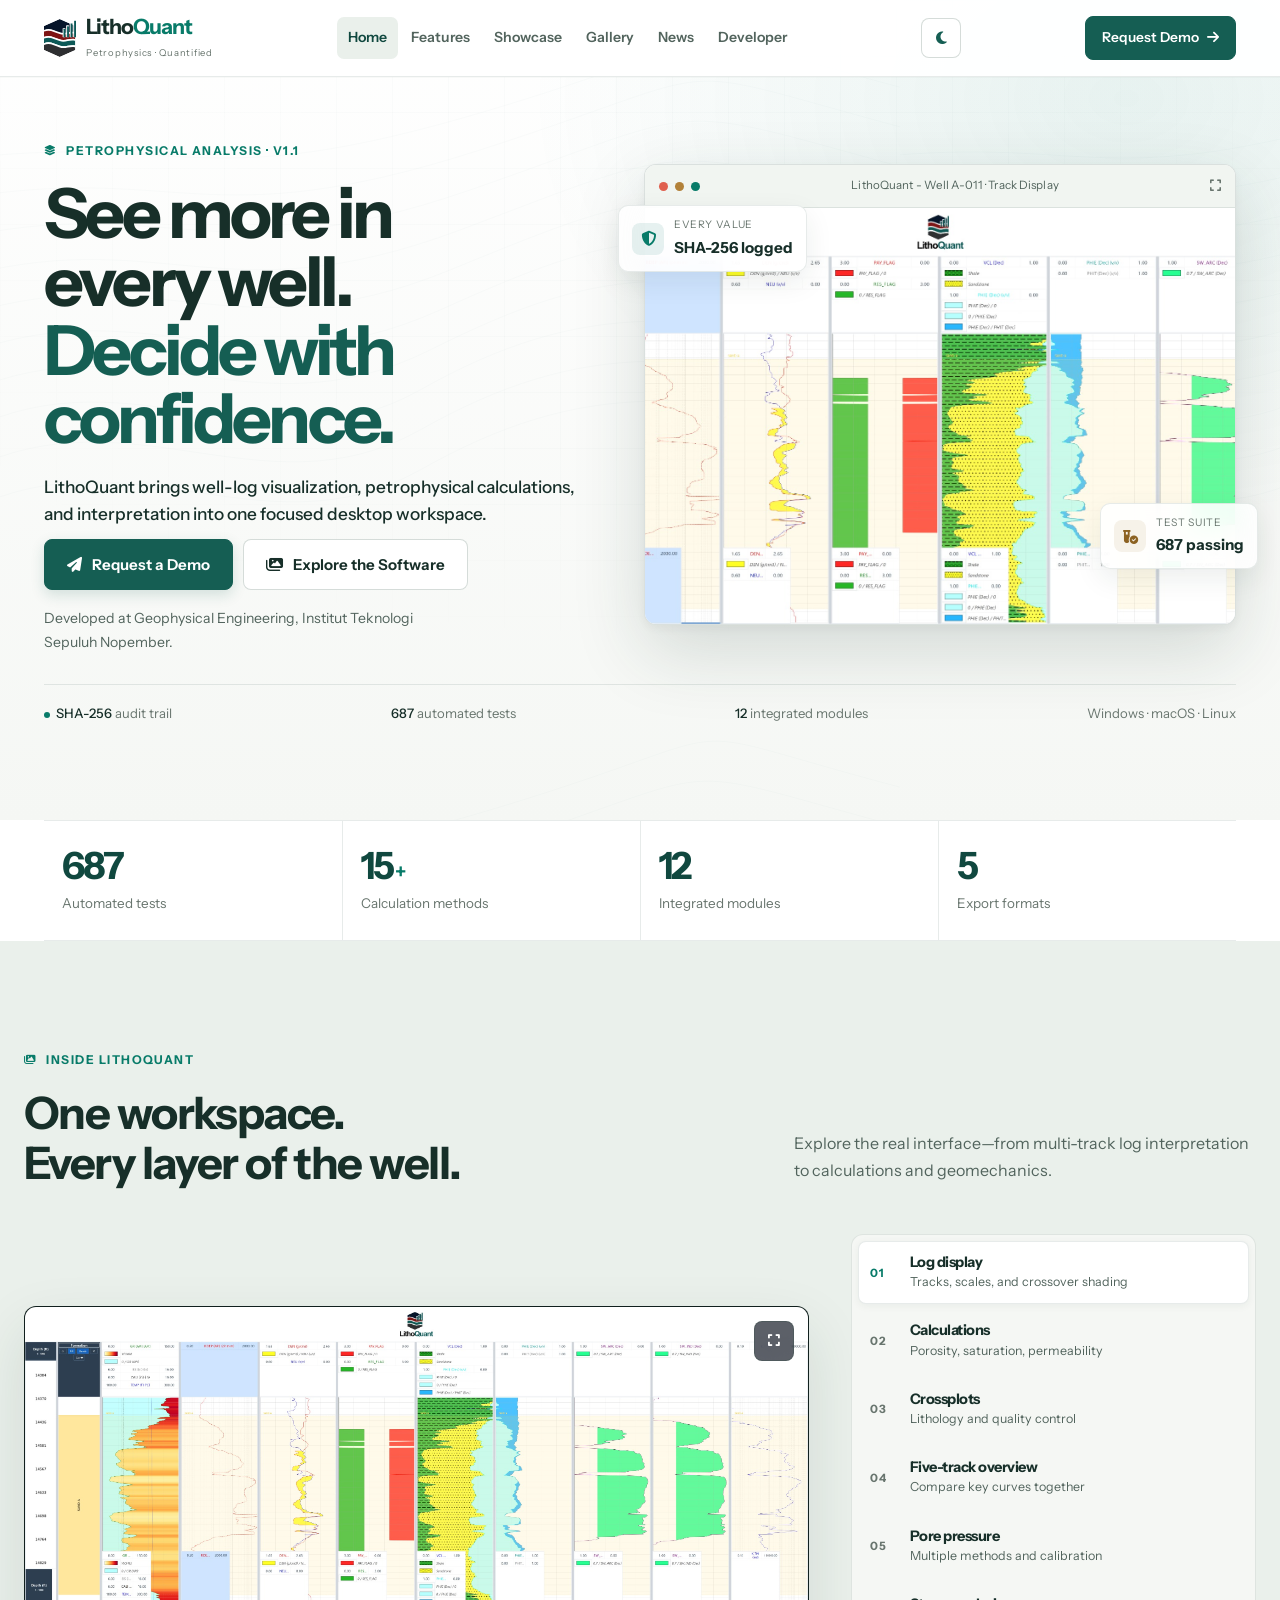
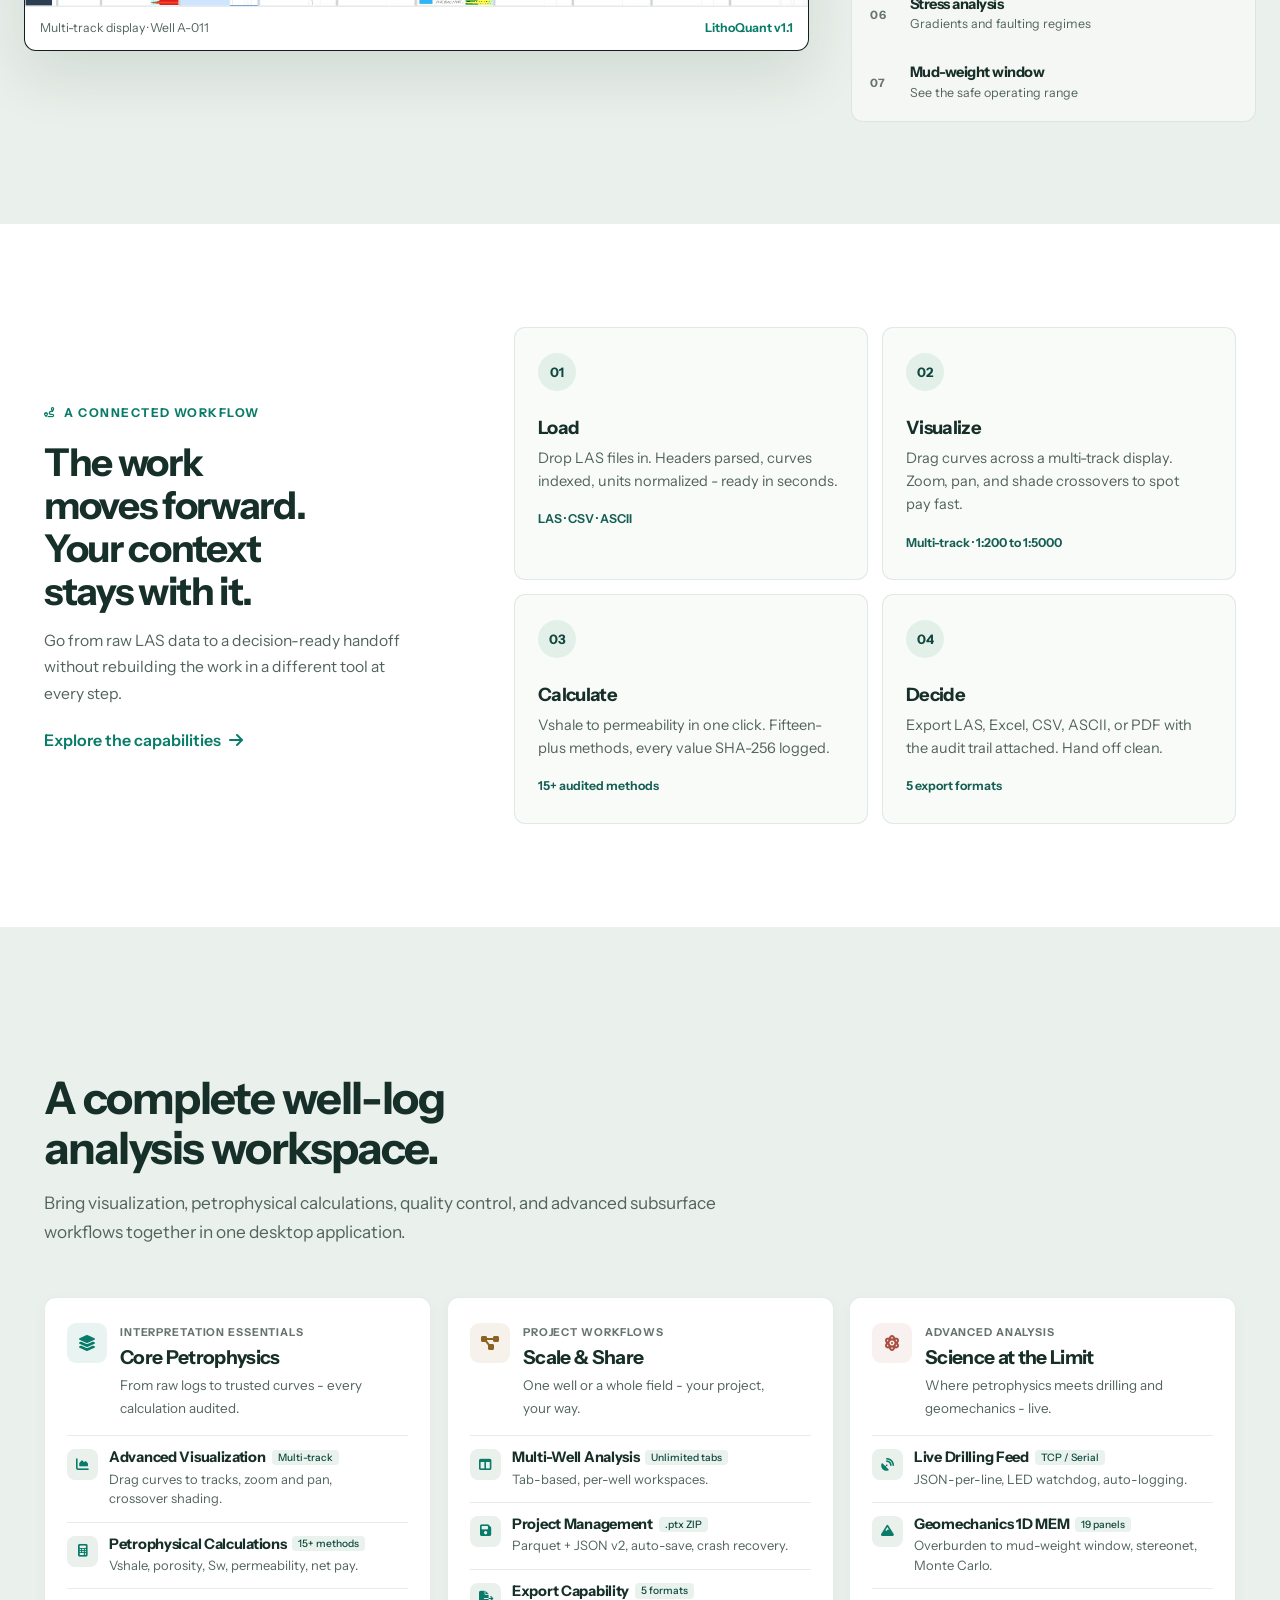
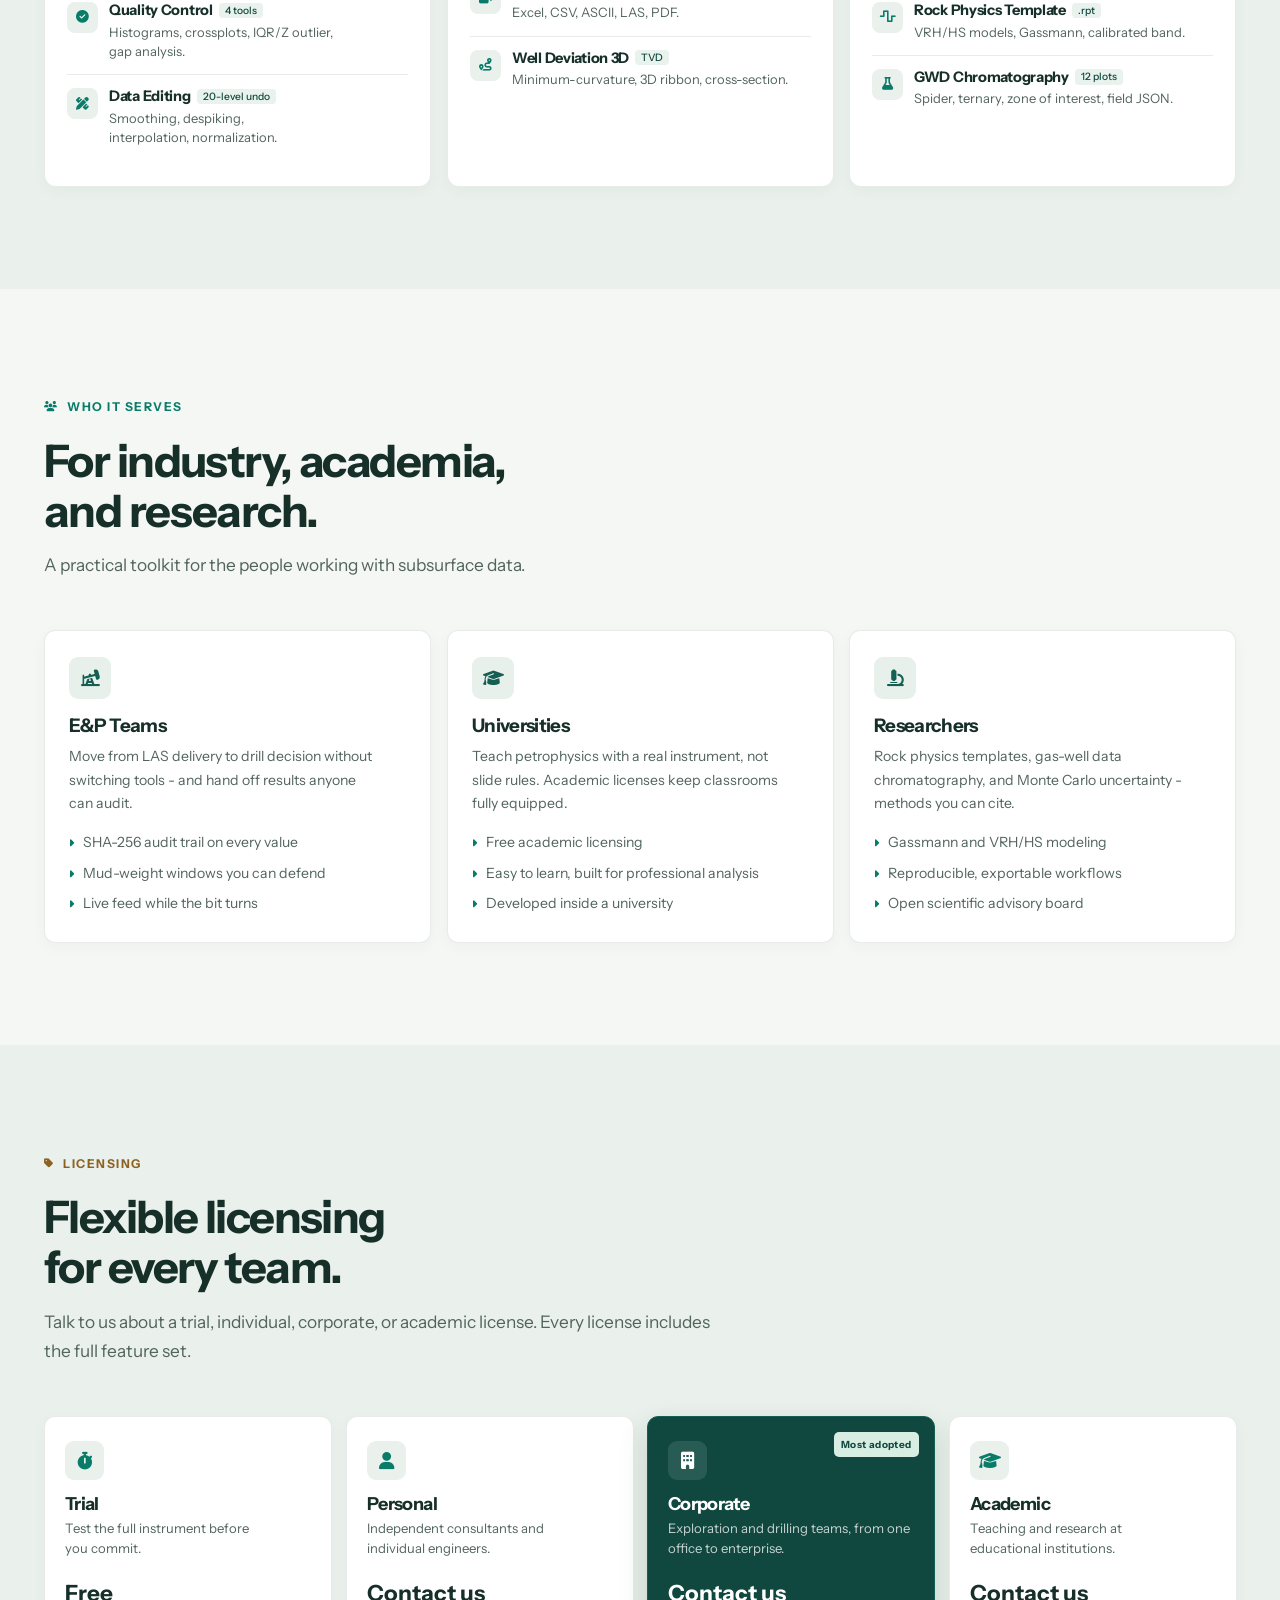
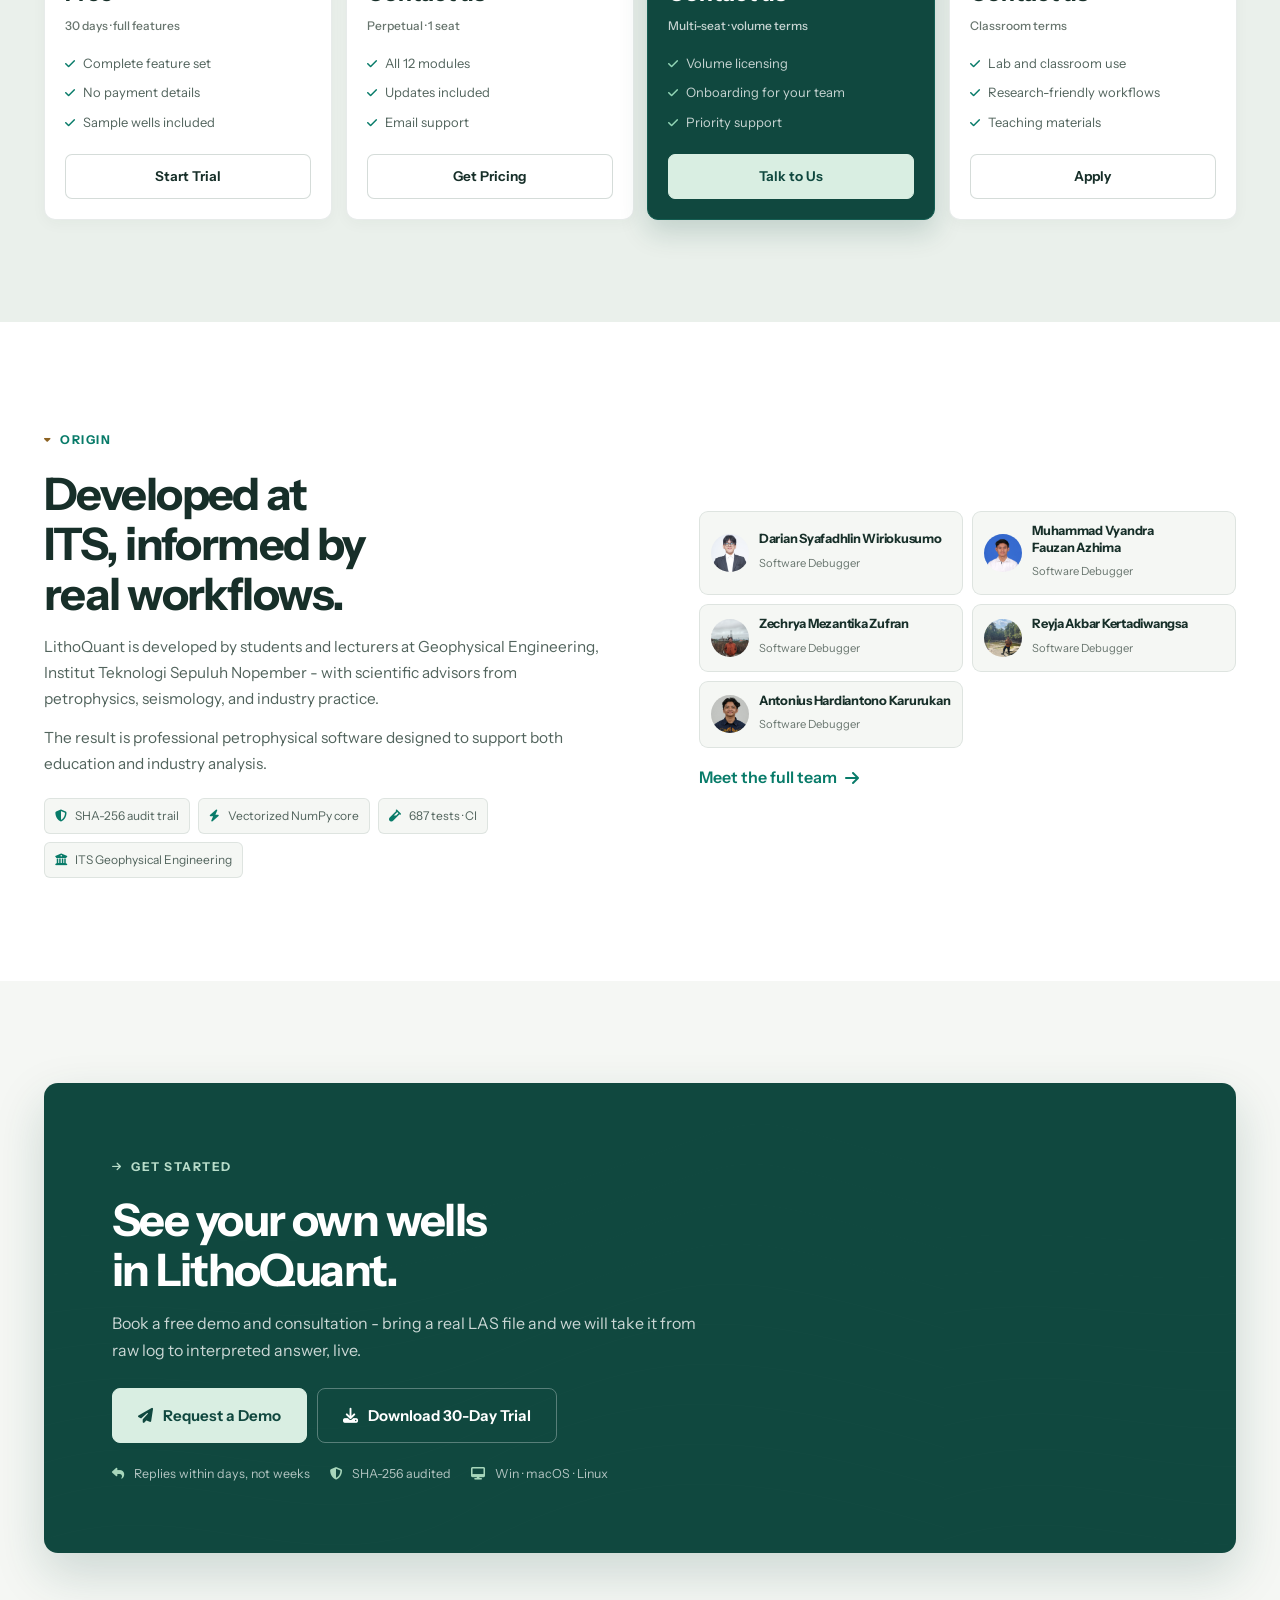
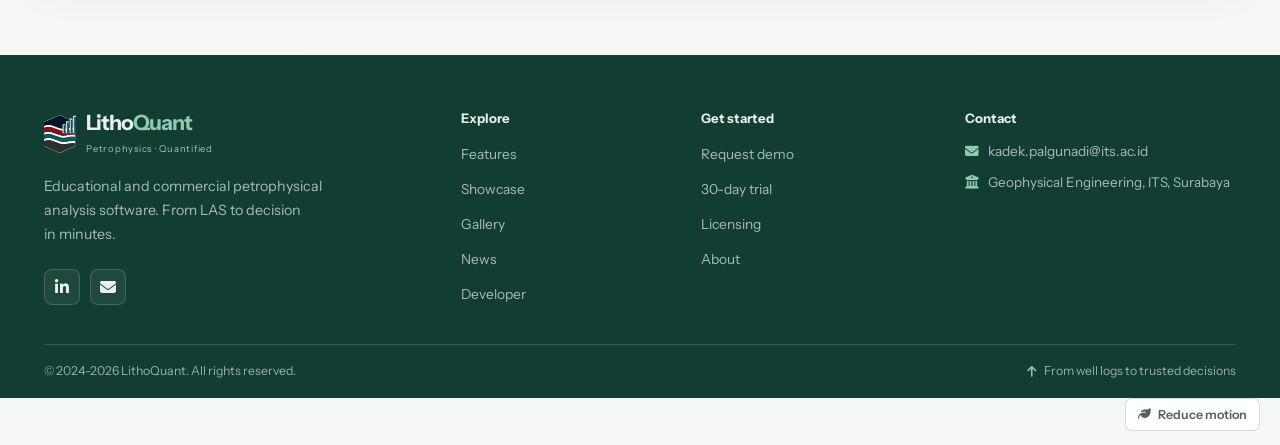
<file: index.html>
<!DOCTYPE html>
<html lang="en">
  <head>
    <meta charset="UTF-8" />
    <meta name="viewport" content="width=device-width, initial-scale=1.0" />
    <meta
      name="description"
      content="LithoQuant - professional petrophysical analysis software. From LAS to decision in minutes: multi-track visualization, 15+ audited calculation methods, geomechanics, and live drilling feed."
    />
    <meta name="theme-color" content="#f5f7f4" />
    <meta property="og:title" content="LithoQuant - From LAS to decision in minutes" />
    <meta
      property="og:description"
      content="Professional petrophysical analysis software built at ITS Geophysical Engineering. 687 tests, SHA-256 audit trail, Windows / macOS / Linux."
    />
    <meta property="og:type" content="website" />
    <title>LithoQuant - Petrophysical Analysis Software | From LAS to Decision in Minutes</title>
    <link rel="icon" type="image/svg+xml" href="assets/images/branding/icons.svg" />
    <link rel="preconnect" href="https://fonts.googleapis.com" />
    <link rel="preconnect" href="https://fonts.gstatic.com" crossorigin />
    <link
      rel="stylesheet"
      href="https://fonts.googleapis.com/css2?family=Instrument+Sans:wght@400;500;600;700;800&family=JetBrains+Mono:wght@400;500;700&display=swap"
    />
    <link
      rel="stylesheet"
      href="https://cdnjs.cloudflare.com/ajax/libs/font-awesome/6.4.0/css/all.min.css"
    />
    <link rel="stylesheet" href="assets/css/style.css?v=20261027-ui2" />
    <script type="application/ld+json">
      {
        "@context": "https://schema.org",
        "@type": "SoftwareApplication",
        "name": "LithoQuant",
        "applicationCategory": "Scientific Software",
        "operatingSystem": "Windows, macOS, Linux",
        "description": "Educational and commercial petrophysical analysis software for well log data.",
        "offers": { "@type": "Offer", "price": "0", "priceCurrency": "USD", "description": "Free 30-day trial" }
      }
    </script>
  </head>
  <body>
    <a class="skip-link" href="#main">Skip to content</a>

    <!-- Navigation -->
    <nav class="navbar" id="navbar" aria-label="Main navigation">
      <div class="container">
        <div class="nav-wrapper">
          <a class="logo" href="index.html" aria-label="LithoQuant home">
            <img class="logo-badge" src="assets/images/branding/icons.svg" alt="" />
            <span>
              <span class="logo-word">Litho<b>Quant</b></span>
              <span class="logo-tag">Petrophysics · Quantified</span>
            </span>
          </a>
          <ul class="nav-menu" id="nav-menu">
            <li><a href="index.html" class="nav-link active">Home</a></li>
            <li><a href="#features" class="nav-link">Features</a></li>
            <li><a href="#showcase" class="nav-link">Showcase</a></li>
            <li><a href="gallery.html" class="nav-link">Gallery</a></li>
            <li><a href="news.html" class="nav-link">News</a></li>
            <li><a href="developer.html" class="nav-link">Developer</a></li>
          </ul>
          <button type="button" class="theme-toggle-btn" aria-label="Switch to dark theme" aria-pressed="false">
            <i class="toggle-icon fas fa-moon" aria-hidden="true"></i> <span class="toggle-text">Dark</span>
          </button>
          <a href="#download" class="navbar-cta">Request Demo <i class="fas fa-arrow-right"></i></a>
          <button
            class="hamburger"
            id="hamburger"
            aria-label="Toggle menu"
            aria-expanded="false"
            aria-controls="nav-menu"
          >
            <span></span><span></span><span></span>
          </button>
        </div>
      </div>
    </nav>

    <main id="main">
      <!-- ================= HERO ================= -->
      <section id="home" class="hero">
        <div class="bg-contours" aria-hidden="true"></div>
        <div class="bg-grid" aria-hidden="true"></div>
        <div class="container">
          <div class="hero-intro">
            <div class="eyebrow reveal">
              <i class="fas fa-layer-group"></i> Petrophysical analysis · v1.1
            </div>
            <h1 class="hero-title reveal" style="--d: 0.05s">
              See more in every well.<br /><span class="accent">Decide with confidence.</span>
            </h1>
            <p class="hero-subtitle reveal" style="--d: 0.14s">
              LithoQuant brings well-log visualization, petrophysical calculations, and
              interpretation into one focused desktop workspace.
            </p>
            <div class="hero-buttons reveal" style="--d: 0.22s">
              <a href="#download" class="btn btn-primary">
                <i class="fas fa-paper-plane"></i> Request a Demo
              </a>
              <a href="#showcase" class="btn btn-ghost">
                <i class="fas fa-images"></i> Explore the Software
              </a>
            </div>
            <p class="hero-origin reveal" style="--d: 0.28s">
              Developed at Geophysical Engineering, Institut Teknologi Sepuluh Nopember.
            </p>
          </div>

          <div class="hero-media hero-product reveal" style="--d: 0.18s">
              <div class="hero-window">
                <div class="window-bar">
                  <div class="window-dots"><span></span><span></span><span></span></div>
                  <div class="window-title">LithoQuant - Well A-011 · Track Display</div>
                  <div class="window-actions"><i class="fas fa-expand"></i></div>
                </div>
                <div class="window-body">
                  <img
                    src="assets/images/screenshots/track-display.jpeg"
                    alt="LithoQuant multi-track log display with gamma ray, resistivity, density and porosity tracks"
                    loading="eager"
                  />
                </div>
              </div>
              <div class="float-card fc-1" aria-hidden="true">
                <span class="fc-icon"><i class="fas fa-shield-halved"></i></span>
                <span>
                  <span class="fc-label">Every value</span>
                  <span class="fc-value">SHA-256 logged</span>
                </span>
              </div>
              <div class="float-card fc-2" aria-hidden="true">
                <span class="fc-icon"><i class="fas fa-vial-circle-check"></i></span>
                <span>
                  <span class="fc-label">Test suite</span>
                  <span class="fc-value">687 passing</span>
                </span>
              </div>
          </div>
          <div class="hero-trust hero-proofbar reveal" style="--d: 0.25s">
            <span><span class="trust-dot"></span><strong>SHA-256</strong> audit trail</span>
            <span><strong>687</strong> automated tests</span>
            <span><strong>12</strong> integrated modules</span>
            <span>Windows · macOS · Linux</span>
          </div>
        </div>

        <!-- Live log ticker -->
      </section>

      <!-- ================= STATS ================= -->
      <section class="stats-band" aria-label="Key numbers">
        <div class="container">
          <div class="stats-grid">
            <div class="stat-cell">
              <div class="stat-value"><span>687</span></div>
              <div class="stat-label">Automated tests</div>
            </div>
            <div class="stat-cell">
              <div class="stat-value"><span>15</span><span class="unit">+</span></div>
              <div class="stat-label">Calculation methods</div>
            </div>
            <div class="stat-cell">
              <div class="stat-value"><span>12</span></div>
              <div class="stat-label">Integrated modules</div>
            </div>
            <div class="stat-cell">
              <div class="stat-value"><span>5</span></div>
              <div class="stat-label">Export formats</div>
            </div>
          </div>
        </div>
      </section>

      <!-- Product views: start with the instrument, then choose a workflow. -->
      <section id="showcase" class="showcase showcase-workbench">
        <div class="container container-wide">
          <div class="showcase-heading">
            <div>
              <div class="eyebrow reveal"><i class="fas fa-images"></i> Inside LithoQuant</div>
              <h2 class="reveal">One workspace. Every layer of the well.</h2>
            </div>
            <p class="reveal">
              Explore the real interface—from multi-track log interpretation to calculations
              and geomechanics.
            </p>
          </div>

          <div class="showcase-layout">
            <div class="showcase-viewer reveal">
              <div class="viewer-frame" id="viewer-frame" data-lightbox>
                <img
                  id="viewer-img"
                  src="assets/images/screenshots/track-display.jpeg"
                  alt="LithoQuant multi-track log display for Well A-011"
                />
                <button class="viewer-expand" aria-label="Expand screenshot">
                  <i class="fas fa-expand"></i>
                </button>
                <div class="viewer-caption">
                  <span id="viewer-cap">Multi-track display · Well A-011</span>
                  <span class="vc-tag">LithoQuant v1.1</span>
                </div>
              </div>
            </div>

            <div class="showcase-tabs reveal" role="tablist" aria-label="Choose an application view">
              <button class="showcase-tab active" data-tab="v1" data-img="assets/images/screenshots/track-display.jpeg" data-cap="Multi-track display · Well A-011">
                <span class="st-index">01</span><span class="st-body"><h4>Log display</h4><p>Tracks, scales, and crossover shading</p></span>
              </button>
              <button class="showcase-tab" data-tab="v2" data-img="assets/images/screenshots/petrophysical-calculation.png" data-cap="Petrophysical calculations · audited">
                <span class="st-index">02</span><span class="st-body"><h4>Calculations</h4><p>Porosity, saturation, permeability</p></span>
              </button>
              <button class="showcase-tab" data-tab="v3" data-img="assets/images/screenshots/crossplot.jpeg" data-cap="Crossplot analysis · QC">
                <span class="st-index">03</span><span class="st-body"><h4>Crossplots</h4><p>Lithology and quality control</p></span>
              </button>
              <button class="showcase-tab" data-tab="v4" data-img="assets/images/screenshots/alltrack.png" data-cap="All tracks · 5-track display · 1:5000">
                <span class="st-index">04</span><span class="st-body"><h4>Five-track overview</h4><p>Compare key curves together</p></span>
              </button>
              <button class="showcase-tab" data-tab="v5" data-img="assets/images/screenshots/porepress.png" data-cap="Pore pressure · all methods · TVD vs pressure">
                <span class="st-index">05</span><span class="st-body"><h4>Pore pressure</h4><p>Multiple methods and calibration</p></span>
              </button>
              <button class="showcase-tab" data-tab="v6" data-img="assets/images/screenshots/stresses.png" data-cap="Stresses · gradient and effective stress">
                <span class="st-index">06</span><span class="st-body"><h4>Stress analysis</h4><p>Gradients and faulting regimes</p></span>
              </button>
              <button class="showcase-tab" data-tab="v7" data-img="assets/images/screenshots/safemudwindow.png" data-cap="Mud weight window · TVD vs pressure">
                <span class="st-index">07</span><span class="st-body"><h4>Mud-weight window</h4><p>See the safe operating range</p></span>
              </button>
            </div>
          </div>
        </div>
      </section>

      <!-- ================= WORKFLOW ================= -->
      <section id="workflow">
        <div class="container">
          <div class="workflow-layout">
            <div class="workflow-overview">
              <div class="eyebrow reveal"><i class="fas fa-route"></i> A connected workflow</div>
              <h2 class="reveal">The work moves forward. Your context stays with it.</h2>
              <p class="reveal">
                Go from raw LAS data to a decision-ready handoff without rebuilding the work
                in a different tool at every step.
              </p>
              <a class="link-arrow reveal" href="#features">Explore the capabilities <i class="fas fa-arrow-right"></i></a>
            </div>
            <div class="workflow-grid">
            <article class="step-card reveal">
              <div class="step-num">01</div>
              <h3>Load</h3>
              <p>Drop LAS files in. Headers parsed, curves indexed, units normalized - ready in seconds.</p>
              <span class="step-meta">LAS · CSV · ASCII</span>
            </article>
            <article class="step-card reveal" style="--d: 0.1s">
              <div class="step-num">02</div>
              <h3>Visualize</h3>
              <p>Drag curves across a multi-track display. Zoom, pan, and shade crossovers to spot pay fast.</p>
              <span class="step-meta">Multi-track · 1:200 to 1:5000</span>
            </article>
            <article class="step-card reveal" style="--d: 0.2s">
              <div class="step-num">03</div>
              <h3>Calculate</h3>
              <p>Vshale to permeability in one click. Fifteen-plus methods, every value SHA-256 logged.</p>
              <span class="step-meta">15+ audited methods</span>
            </article>
            <article class="step-card reveal" style="--d: 0.3s">
              <div class="step-num">04</div>
              <h3>Decide</h3>
              <p>Export LAS, Excel, CSV, ASCII, or PDF with the audit trail attached. Hand off clean.</p>
              <span class="step-meta">5 export formats</span>
            </article>
            </div>
          </div>
        </div>
      </section>

      <!-- ================= FEATURES ================= -->
      <section id="features" class="features">
        <div class="container">
          <div class="section-head">
            <div class="eyebrow reveal"><i class="fas fa-layer-group"></i> Capabilities</div>
            <h2 class="reveal">A complete well-log analysis workspace.</h2>
            <p class="reveal">
              Bring visualization, petrophysical calculations, quality control, and advanced
              subsurface workflows together in one desktop application.
            </p>
          </div>

          <div class="pillars-grid">
            <!-- Pillar 1: Core -->
            <article class="pillar pillar-core reveal">
              <div class="pillar-header">
                <div class="pillar-glyph"><i class="fas fa-layer-group"></i></div>
                <div>
                  <span class="pillar-kicker">Interpretation essentials</span>
                  <h3>Core Petrophysics</h3>
                  <p>From raw logs to trusted curves - every calculation audited.</p>
                </div>
              </div>
              <div class="pillar-list">
                <div class="feature-item">
                  <div class="feature-icon"><i class="fas fa-chart-area"></i></div>
                  <div>
                    <h4>Advanced Visualization <span class="feature-meta">Multi-track</span></h4>
                    <p>Drag curves to tracks, zoom and pan, crossover shading. <em>→ Spot pay in seconds, not hours.</em></p>
                  </div>
                </div>
                <div class="feature-item">
                  <div class="feature-icon"><i class="fas fa-calculator"></i></div>
                  <div>
                    <h4>Petrophysical Calculations <span class="feature-meta">15+ methods</span></h4>
                    <p>Vshale, porosity, Sw, permeability, net pay. <em>→ One click, full audit trail.</em></p>
                  </div>
                </div>
                <div class="feature-item">
                  <div class="feature-icon"><i class="fas fa-check-circle"></i></div>
                  <div>
                    <h4>Quality Control <span class="feature-meta">4 tools</span></h4>
                    <p>Histograms, crossplots, IQR/Z outlier, gap analysis. <em>→ Trust what you export.</em></p>
                  </div>
                </div>
                <div class="feature-item">
                  <div class="feature-icon"><i class="fas fa-pen-ruler"></i></div>
                  <div>
                    <h4>Data Editing <span class="feature-meta">20-level undo</span></h4>
                    <p>Smoothing, despiking, interpolation, normalization. <em>→ Fix it, don't re-import it.</em></p>
                  </div>
                </div>
              </div>
            </article>

            <!-- Pillar 2: Scale -->
            <article class="pillar pillar-scale reveal" style="--d: 0.12s">
              <div class="pillar-header">
                <div class="pillar-glyph"><i class="fas fa-diagram-project"></i></div>
                <div>
                  <span class="pillar-kicker">Project workflows</span>
                  <h3>Scale &amp; Share</h3>
                  <p>One well or a whole field - your project, your way.</p>
                </div>
              </div>
              <div class="pillar-list">
                <div class="feature-item">
                  <div class="feature-icon"><i class="fas fa-table-columns"></i></div>
                  <div>
                    <h4>Multi-Well Analysis <span class="feature-meta">Unlimited tabs</span></h4>
                    <p>Tab-based, per-well workspaces. <em>→ Compare wells without losing context.</em></p>
                  </div>
                </div>
                <div class="feature-item">
                  <div class="feature-icon"><i class="fas fa-floppy-disk"></i></div>
                  <div>
                    <h4>Project Management <span class="feature-meta">.ptx ZIP</span></h4>
                    <p>Parquet + JSON v2, auto-save, crash recovery. <em>→ Reopen exactly where you left.</em></p>
                  </div>
                </div>
                <div class="feature-item">
                  <div class="feature-icon"><i class="fas fa-file-export"></i></div>
                  <div>
                    <h4>Export Capability <span class="feature-meta">5 formats</span></h4>
                    <p>Excel, CSV, ASCII, LAS, PDF. <em>→ Hand off clean to any stakeholder.</em></p>
                  </div>
                </div>
                <div class="feature-item">
                  <div class="feature-icon"><i class="fas fa-route"></i></div>
                  <div>
                    <h4>Well Deviation 3D <span class="feature-meta">TVD</span></h4>
                    <p>Minimum-curvature, 3D ribbon, cross-section. <em>→ True vertical depth, not just measured.</em></p>
                  </div>
                </div>
              </div>
            </article>

            <!-- Pillar 3: Science -->
            <article class="pillar pillar-science reveal" style="--d: 0.24s">
              <div class="pillar-header">
                <div class="pillar-glyph"><i class="fas fa-atom"></i></div>
                <div>
                  <span class="pillar-kicker">Advanced analysis</span>
                  <h3>Science at the Limit</h3>
                  <p>Where petrophysics meets drilling and geomechanics - live.</p>
                </div>
              </div>
              <div class="pillar-list">
                <div class="feature-item">
                  <div class="feature-icon"><i class="fas fa-satellite-dish"></i></div>
                  <div>
                    <h4>Live Drilling Feed <span class="feature-meta">TCP / Serial</span></h4>
                    <p>JSON-per-line, LED watchdog, auto-logging. <em>→ See the well while it drills.</em></p>
                  </div>
                </div>
                <div class="feature-item">
                  <div class="feature-icon"><i class="fas fa-mountain"></i></div>
                  <div>
                    <h4>Geomechanics 1D MEM <span class="feature-meta">19 panels</span></h4>
                    <p>Overburden to mud-weight window, stereonet, Monte Carlo. <em>→ Drill windows you can trust.</em></p>
                  </div>
                </div>
                <div class="feature-item">
                  <div class="feature-icon"><i class="fas fa-wave-square"></i></div>
                  <div>
                    <h4>Rock Physics Template <span class="feature-meta">.rpt</span></h4>
                    <p>VRH/HS models, Gassmann, calibrated band. <em>→ Tie logs to seismic, quantitatively.</em></p>
                  </div>
                </div>
                <div class="feature-item">
                  <div class="feature-icon"><i class="fas fa-flask"></i></div>
                  <div>
                    <h4>GWD Chromatography <span class="feature-meta">12 plots</span></h4>
                    <p>Spider, ternary, zone of interest, field JSON. <em>→ Gas shows become decisions.</em></p>
                  </div>
                </div>
              </div>
            </article>
          </div>
        </div>
      </section>

      <!-- ================= AUDIENCE ================= -->
      <section id="audience">
        <div class="container">
          <div class="section-head">
            <div class="eyebrow reveal"><i class="fas fa-users"></i> Who it serves</div>
            <h2 class="reveal">For industry, academia, and research.</h2>
            <p class="reveal">A practical toolkit for the people working with subsurface data.</p>
          </div>
          <div class="audience-grid">
            <article class="audience-card reveal">
              <div class="aud-icon"><i class="fas fa-oil-well"></i></div>
              <h3>E&amp;P Teams</h3>
              <p>Move from LAS delivery to drill decision without switching tools - and hand off results anyone can audit.</p>
              <ul>
                <li><i class="fas fa-caret-right"></i> SHA-256 audit trail on every value</li>
                <li><i class="fas fa-caret-right"></i> Mud-weight windows you can defend</li>
                <li><i class="fas fa-caret-right"></i> Live feed while the bit turns</li>
              </ul>
            </article>
            <article class="audience-card reveal" style="--d: 0.12s">
              <div class="aud-icon"><i class="fas fa-graduation-cap"></i></div>
              <h3>Universities</h3>
              <p>Teach petrophysics with a real instrument, not slide rules. Academic licenses keep classrooms fully equipped.</p>
              <ul>
                <li><i class="fas fa-caret-right"></i> Free academic licensing</li>
                <li><i class="fas fa-caret-right"></i> Easy to learn, built for professional analysis</li>
                <li><i class="fas fa-caret-right"></i> Developed inside a university</li>
              </ul>
            </article>
            <article class="audience-card reveal" style="--d: 0.24s">
              <div class="aud-icon"><i class="fas fa-microscope"></i></div>
              <h3>Researchers</h3>
              <p>Rock physics templates, gas-well data chromatography, and Monte Carlo uncertainty - methods you can cite.</p>
              <ul>
                <li><i class="fas fa-caret-right"></i> Gassmann and VRH/HS modeling</li>
                <li><i class="fas fa-caret-right"></i> Reproducible, exportable workflows</li>
                <li><i class="fas fa-caret-right"></i> Open scientific advisory board</li>
              </ul>
            </article>
          </div>
        </div>
      </section>

      <!-- ================= LICENSING ================= -->
      <section id="licensing" class="licensing">
        <div class="container">
          <div class="section-head">
            <div class="eyebrow sand reveal"><i class="fas fa-tag"></i> Licensing</div>
            <h2 class="reveal">Flexible licensing for every team.</h2>
            <p class="reveal">
              Talk to us about a trial, individual, corporate, or academic license.
              Every license includes the full feature set.
            </p>
          </div>
          <div class="pricing-grid">
            <article class="price-card reveal">
              <div class="price-icon"><i class="fas fa-stopwatch"></i></div>
              <h3>Trial</h3>
              <p class="price-for">Test the full instrument before you commit.</p>
              <div class="price-amount">Free<span>30 days · full features</span></div>
              <ul>
                <li><i class="fas fa-check"></i> Complete feature set</li>
                <li><i class="fas fa-check"></i> No payment details</li>
                <li><i class="fas fa-check"></i> Sample wells included</li>
              </ul>
              <a href="mailto:kadek.palgunadi@its.ac.id?subject=Request Trial LithoQuant" class="btn btn-ghost">Start Trial</a>
            </article>

            <article class="price-card reveal" style="--d: 0.08s">
              <div class="price-icon"><i class="fas fa-user"></i></div>
              <h3>Personal</h3>
              <p class="price-for">Independent consultants and individual engineers.</p>
              <div class="price-amount">Contact us<span>Perpetual · 1 seat</span></div>
              <ul>
                <li><i class="fas fa-check"></i> All 12 modules</li>
                <li><i class="fas fa-check"></i> Updates included</li>
                <li><i class="fas fa-check"></i> Email support</li>
              </ul>
              <a href="mailto:kadek.palgunadi@its.ac.id?subject=Personal License LithoQuant" class="btn btn-ghost">Get Pricing</a>
            </article>

            <article class="price-card featured reveal" style="--d: 0.16s">
              <span class="price-flag">Most adopted</span>
              <div class="price-icon"><i class="fas fa-building"></i></div>
              <h3>Corporate</h3>
              <p class="price-for">Exploration and drilling teams, from one office to enterprise.</p>
              <div class="price-amount">Contact us<span>Multi-seat · volume terms</span></div>
              <ul>
                <li><i class="fas fa-check"></i> Volume licensing</li>
                <li><i class="fas fa-check"></i> Onboarding for your team</li>
                <li><i class="fas fa-check"></i> Priority support</li>
              </ul>
              <a href="mailto:kadek.palgunadi@its.ac.id?subject=Corporate License LithoQuant" class="btn btn-primary">Talk to Us</a>
            </article>

            <article class="price-card reveal" style="--d: 0.24s">
              <div class="price-icon"><i class="fas fa-graduation-cap"></i></div>
              <h3>Academic</h3>
              <p class="price-for">Teaching and research at educational institutions.</p>
              <div class="price-amount">Contact us<span>Classroom terms</span></div>
              <ul>
                <li><i class="fas fa-check"></i> Lab and classroom use</li>
                <li><i class="fas fa-check"></i> Research-friendly workflows</li>
                <li><i class="fas fa-check"></i> Teaching materials</li>
              </ul>
              <a href="mailto:kadek.palgunadi@its.ac.id?subject=Academic License LithoQuant" class="btn btn-ghost">Apply</a>
            </article>
          </div>
        </div>
      </section>

      <!-- ================= ABOUT ================= -->
      <section id="about">
        <div class="container">
          <div class="about-grid">
            <div class="about-copy">
              <div class="eyebrow reveal"><i class="fas fa-caret-down"></i> Origin</div>
              <h2 class="reveal">Developed at ITS, informed by real workflows.</h2>
              <p class="reveal">
                LithoQuant is developed by students and lecturers at Geophysical Engineering,
                Institut Teknologi Sepuluh Nopember - with scientific advisors from
                petrophysics, seismology, and industry practice.
              </p>
              <p class="reveal">
                The result is professional petrophysical software designed to support both
                education and industry analysis.
              </p>
              <div class="about-meta reveal">
                <span class="meta-chip"><i class="fas fa-shield-halved"></i> SHA-256 audit trail</span>
                <span class="meta-chip"><i class="fas fa-bolt"></i> Vectorized NumPy core</span>
                <span class="meta-chip"><i class="fas fa-vial"></i> 687 tests · CI</span>
                <span class="meta-chip"><i class="fas fa-university"></i> ITS Geophysical Engineering</span>
              </div>
            </div>
            <div class="team-preview reveal reveal-right">
              <div class="team-mini">
                <img class="avatar" src="assets/images/team/Darian.jpeg" alt="Darian Syafadhlin Wiriokusumo" loading="lazy" />
                <div>
                  <h4>Darian Syafadhlin Wiriokusumo</h4>
                  <span>Software Debugger</span>
                </div>
              </div>
              <div class="team-mini">
                <img class="avatar" src="assets/images/team/Fauzan.jpeg" alt="Muhammad Vyandra Fauzan Azhima" loading="lazy" />
                <div>
                  <h4>Muhammad Vyandra Fauzan Azhima</h4>
                  <span>Software Debugger</span>
                </div>
              </div>
              <div class="team-mini">
                <img class="avatar" src="assets/images/team/Zechryan.jpeg" alt="Zechrya Mezantika Zufran" loading="lazy" />
                <div>
                  <h4>Zechrya Mezantika Zufran</h4>
                  <span>Software Debugger</span>
                </div>
              </div>
              <div class="team-mini">
                <img class="avatar" src="assets/images/team/Reyja.jpeg" alt="Reyja Akbar Kertadiwangsa" loading="lazy" />
                <div>
                  <h4>Reyja Akbar Kertadiwangsa</h4>
                  <span>Software Debugger</span>
                </div>
              </div>
              <div class="team-mini">
                <img class="avatar" src="assets/images/team/Tono.jpeg" alt="Antonius Hardiantono Karurukan" loading="lazy" />
                <div>
                  <h4>Antonius Hardiantono Karurukan</h4>
                  <span>Software Debugger</span>
                </div>
              </div>
              <div class="about-cta">
                <a href="developer.html" class="link-arrow">Meet the full team <i class="fas fa-arrow-right"></i></a>
              </div>
            </div>
          </div>
        </div>
      </section>

      <!-- ================= CTA ================= -->
      <section id="download">
        <div class="container">
          <div class="cta-panel reveal reveal-scale">
            <div class="bg-contours" aria-hidden="true"></div>
            <div class="eyebrow sand reveal"><i class="fas fa-arrow-right"></i> Get started</div>
            <h2 class="reveal">See your own wells in LithoQuant.</h2>
            <p class="reveal">
              Book a free demo and consultation - bring a real LAS file and we will take it
              from raw log to interpreted answer, live.
            </p>
            <div class="cta-actions reveal">
              <a href="mailto:kadek.palgunadi@its.ac.id?subject=Request Demo LithoQuant" class="btn btn-primary btn-large">
                <i class="fas fa-paper-plane"></i> Request a Demo
              </a>
              <a href="mailto:kadek.palgunadi@its.ac.id?subject=Request Trial LithoQuant" class="btn btn-ghost btn-large">
                <i class="fas fa-download"></i> Download 30-Day Trial
              </a>
            </div>
            <div class="cta-notes reveal">
              <span><i class="fas fa-reply"></i> Replies within days, not weeks</span>
              <span><i class="fas fa-shield-halved"></i> SHA-256 audited</span>
              <span><i class="fas fa-desktop"></i> Win · macOS · Linux</span>
            </div>
          </div>
        </div>
      </section>
    </main>

    <!-- Footer -->
    <footer class="footer">
      <div class="container">
        <div class="footer-content">
          <div class="footer-brand">
            <a class="logo" href="index.html" aria-label="LithoQuant home">
              <img class="logo-badge" src="assets/images/branding/icons.svg" alt="" />
              <span>
                <span class="logo-word">Litho<b>Quant</b></span>
                <span class="logo-tag">Petrophysics · Quantified</span>
              </span>
            </a>
            <p>Educational and commercial petrophysical analysis software. From LAS to decision in minutes.</p>
            <div class="social-links">
              <a href="#" target="_blank" rel="noopener" aria-label="LinkedIn"><i class="fab fa-linkedin-in"></i></a>
              <a href="mailto:kadek.palgunadi@its.ac.id" aria-label="Email"><i class="fas fa-envelope"></i></a>
            </div>
          </div>
          <div class="footer-section">
            <h4>Explore</h4>
            <ul>
              <li><a href="index.html#features">Features</a></li>
              <li><a href="index.html#showcase">Showcase</a></li>
              <li><a href="gallery.html">Gallery</a></li>
              <li><a href="news.html">News</a></li>
              <li><a href="developer.html">Developer</a></li>
            </ul>
          </div>
          <div class="footer-section">
            <h4>Get started</h4>
            <ul>
              <li><a href="mailto:kadek.palgunadi@its.ac.id?subject=Request Demo LithoQuant">Request demo</a></li>
              <li><a href="mailto:kadek.palgunadi@its.ac.id?subject=Request Trial LithoQuant">30-day trial</a></li>
              <li><a href="index.html#licensing">Licensing</a></li>
              <li><a href="index.html#about">About</a></li>
            </ul>
          </div>
          <div class="footer-section">
            <h4>Contact</h4>
            <ul class="footer-contact">
              <li>
                <i class="fas fa-envelope"></i>
                <a href="mailto:kadek.palgunadi@its.ac.id">kadek.palgunadi@its.ac.id</a>
              </li>
              <li>
                <i class="fas fa-university"></i>
                <span>Geophysical Engineering, ITS, Surabaya</span>
              </li>
            </ul>
          </div>
        </div>
        <div class="footer-bottom">
          <p>&copy; 2024-2026 LithoQuant. All rights reserved.</p>
          <span class="fb-tagline"><i class="fas fa-arrow-up"></i> From well logs to trusted decisions</span>
        </div>
      </div>
    </footer>

    <div id="lightbox" class="lightbox" aria-hidden="true" aria-modal="true" role="dialog" aria-label="Image preview">
      <button class="lightbox-close" aria-label="Close preview"><i class="fas fa-times"></i></button>
      <img alt="Preview" />
    </div>
    <button id="back-to-top" class="back-to-top" aria-label="Back to top"><i class="fas fa-arrow-up"></i></button>
    <div class="comfort-bar">
      <button id="comfort-toggle" class="comfort-btn" aria-pressed="false" aria-label="Reduce motion" title="Reduce motion">
        <i class="fas fa-leaf" aria-hidden="true"></i> <span>Reduce motion</span>
      </button>
    </div>

    <script src="assets/js/script.js?v=20261027-ui2"></script>
  </body>
</html>
</file>
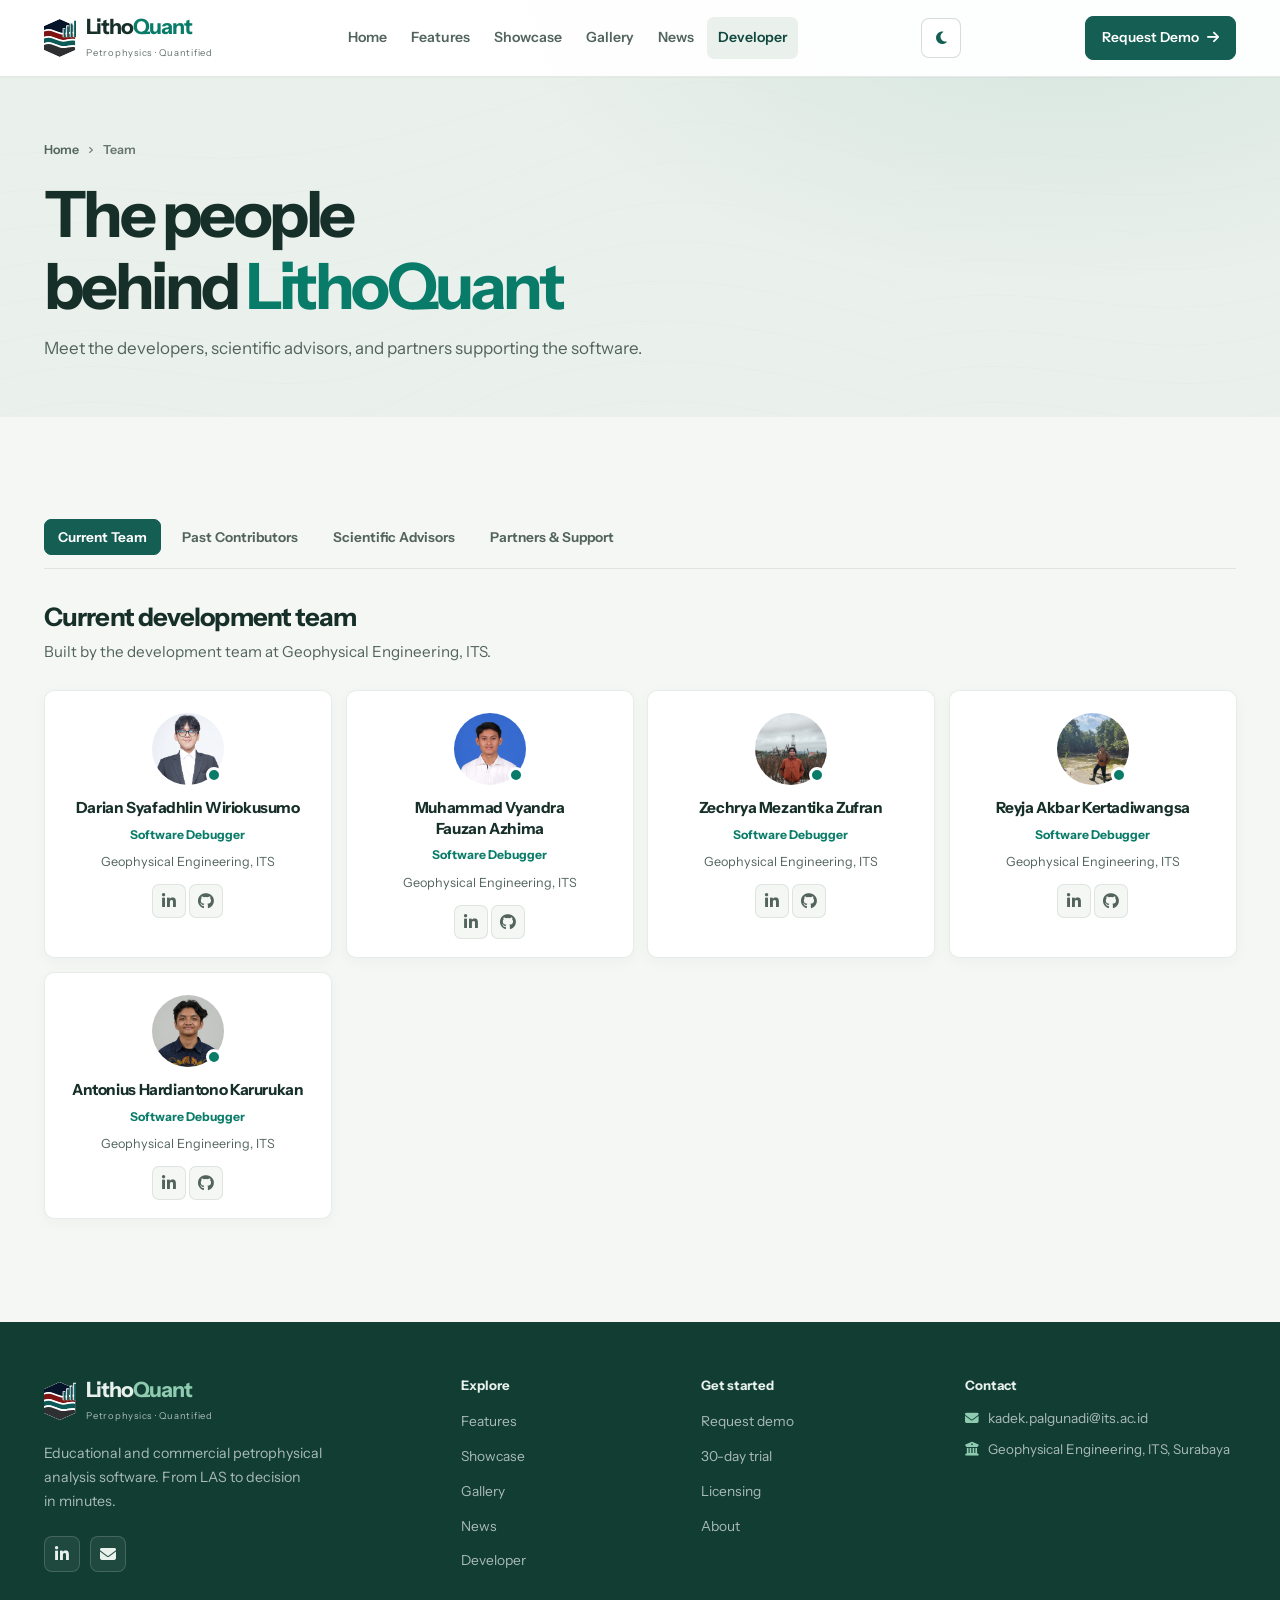
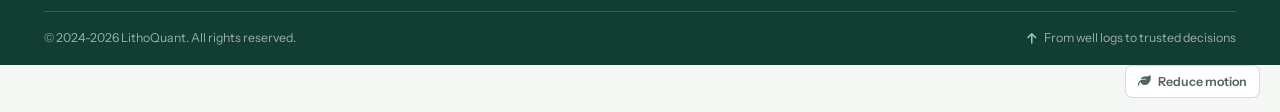
<file: developer.html>
<!DOCTYPE html>
<html lang="en">
  <head>
    <meta charset="UTF-8" />
    <meta name="viewport" content="width=device-width, initial-scale=1.0" />
    <meta name="description" content="The people behind LithoQuant - current team, past contributors, scientific advisors, and partners." />
    <meta name="theme-color" content="#f5f7f4" />
    <title>Developer - LithoQuant</title>
    <link rel="icon" type="image/svg+xml" href="assets/images/branding/icons.svg" />
    <link rel="preconnect" href="https://fonts.googleapis.com" />
    <link rel="preconnect" href="https://fonts.gstatic.com" crossorigin />
    <link
      rel="stylesheet"
      href="https://fonts.googleapis.com/css2?family=Instrument+Sans:wght@400;500;600;700;800&family=JetBrains+Mono:wght@400;500;700&display=swap"
    />
    <link
      rel="stylesheet"
      href="https://cdnjs.cloudflare.com/ajax/libs/font-awesome/6.4.0/css/all.min.css"
    />
    <link rel="stylesheet" href="assets/css/style.css?v=20261027-ui2" />
  </head>
  <body>
    <a class="skip-link" href="#main">Skip to content</a>

    <nav class="navbar" id="navbar" aria-label="Main navigation">
      <div class="container">
        <div class="nav-wrapper">
          <a class="logo" href="index.html" aria-label="LithoQuant home">
            <img class="logo-badge" src="assets/images/branding/icons.svg" alt="" />
            <span>
              <span class="logo-word">Litho<b>Quant</b></span>
              <span class="logo-tag">Petrophysics · Quantified</span>
            </span>
          </a>
          <ul class="nav-menu" id="nav-menu">
            <li><a href="index.html" class="nav-link">Home</a></li>
            <li><a href="index.html#features" class="nav-link">Features</a></li>
            <li><a href="index.html#showcase" class="nav-link">Showcase</a></li>
            <li><a href="gallery.html" class="nav-link">Gallery</a></li>
            <li><a href="news.html" class="nav-link">News</a></li>
            <li><a href="developer.html" class="nav-link active">Developer</a></li>
          </ul>
          <button type="button" class="theme-toggle-btn" aria-label="Switch to dark theme" aria-pressed="false">
            <i class="toggle-icon fas fa-moon" aria-hidden="true"></i> <span class="toggle-text">Dark</span>
          </button>
          <a href="index.html#download" class="navbar-cta">Request Demo <i class="fas fa-arrow-right"></i></a>
          <button class="hamburger" id="hamburger" aria-label="Toggle menu" aria-expanded="false" aria-controls="nav-menu">
            <span></span><span></span><span></span>
          </button>
        </div>
      </div>
    </nav>

    <main id="main">
      <section class="page-header">
        <div class="bg-contours" aria-hidden="true"></div>
        <div class="container">
          <span class="page-crumb">
            <a href="index.html">Home</a>
            <i class="fas fa-angle-right"></i>
            <span>Team</span>
          </span>
          <h1>The people behind <span style="color: var(--teal-bright)">LithoQuant</span></h1>
          <p>Meet the developers, scientific advisors, and partners supporting the software.</p>
        </div>
      </section>

      <section>
        <div class="container">
          <div class="tab-navigation" role="tablist" aria-label="Team groups">
            <button class="tab-btn active" data-tab="current">Current Team</button>
            <button class="tab-btn" data-tab="past">Past Contributors</button>
            <button class="tab-btn" data-tab="advisors">Scientific Advisors</button>
            <button class="tab-btn" data-tab="partners">Partners &amp; Support</button>
          </div>

          <!-- Current team -->
          <div class="tab-pane active" id="current">
            <h2 class="pane-title">Current development team</h2>
            <p class="tab-intro">Built by the development team at Geophysical Engineering, ITS.</p>
            <div class="team-grid">
              <article class="member-card reveal">
                <div class="member-avatar">
                  <img class="avatar" src="assets/images/team/Darian.jpeg" alt="Darian Syafadhlin Wiriokusumo" loading="lazy" />
                  <span class="member-status" title="Active"></span>
                </div>
                <h3>Darian Syafadhlin Wiriokusumo</h3>
                <p class="member-role">Software Debugger</p>
                <p class="member-affiliation">Geophysical Engineering, ITS</p>
                <div class="member-contact">
                  <a href="https://www.linkedin.com/in/dariansyafw" target="_blank" rel="noopener" aria-label="LinkedIn - Darian Syafadhlin Wiriokusumo">
                    <i class="fab fa-linkedin-in"></i>
                  </a>
                  <a href="https://github.com/dariansyafw" target="_blank" rel="noopener" aria-label="GitHub - Darian Syafadhlin Wiriokusumo">
                    <i class="fab fa-github"></i>
                  </a>
                </div>
              </article>

              <article class="member-card reveal" style="--d: 0.08s">
                <div class="member-avatar">
                  <img class="avatar" src="assets/images/team/Fauzan.jpeg" alt="Muhammad Vyandra Fauzan Azhima" loading="lazy" />
                  <span class="member-status" title="Active"></span>
                </div>
                <h3>Muhammad Vyandra Fauzan Azhima</h3>
                <p class="member-role">Software Debugger</p>
                <p class="member-affiliation">Geophysical Engineering, ITS</p>
                <div class="member-contact">
                  <a href="https://www.linkedin.com/in/vyandrafauzan/" target="_blank" rel="noopener" aria-label="LinkedIn - Muhammad Vyandra Fauzan Azhima">
                    <i class="fab fa-linkedin-in"></i>
                  </a>
                  <a href="https://github.com/pauuuujan25" target="_blank" rel="noopener" aria-label="GitHub - Muhammad Vyandra Fauzan Azhima">
                    <i class="fab fa-github"></i>
                  </a>
                </div>
              </article>

              <article class="member-card reveal" style="--d: 0.16s">
                <div class="member-avatar">
                  <img class="avatar" src="assets/images/team/Zechryan.jpeg" alt="Zechrya Mezantika Zufran" loading="lazy" />
                  <span class="member-status" title="Active"></span>
                </div>
                <h3>Zechrya Mezantika Zufran</h3>
                <p class="member-role">Software Debugger</p>
                <p class="member-affiliation">Geophysical Engineering, ITS</p>
                <div class="member-contact">
                  <a href="https://www.linkedin.com/in/zechryamz" target="_blank" rel="noopener" aria-label="LinkedIn - Zechrya Mezantika Zufran">
                    <i class="fab fa-linkedin-in"></i>
                  </a>
                  <a href="https://github.com/zechrya" target="_blank" rel="noopener" aria-label="GitHub - Zechrya Mezantika Zufran">
                    <i class="fab fa-github"></i>
                  </a>
                </div>
              </article>

              <article class="member-card reveal" style="--d: 0.24s">
                <div class="member-avatar">
                  <img class="avatar" src="assets/images/team/Reyja.jpeg" alt="Reyja Akbar Kertadiwangsa" loading="lazy" />
                  <span class="member-status" title="Active"></span>
                </div>
                <h3>Reyja Akbar Kertadiwangsa</h3>
                <p class="member-role">Software Debugger</p>
                <p class="member-affiliation">Geophysical Engineering, ITS</p>
                <div class="member-contact">
                  <a href="https://www.linkedin.com/in/reyjaakbark" target="_blank" rel="noopener" aria-label="LinkedIn - Reyja Akbar Kertadiwangsa">
                    <i class="fab fa-linkedin-in"></i>
                  </a>
                  <a href="https://github.com/chikentutut" target="_blank" rel="noopener" aria-label="GitHub - Reyja Akbar Kertadiwangsa">
                    <i class="fab fa-github"></i>
                  </a>
                </div>
              </article>

              <article class="member-card reveal" style="--d: 0.32s">
                <div class="member-avatar">
                  <img class="avatar" src="assets/images/team/Tono.jpeg" alt="Antonius Hardiantono Karurukan" loading="lazy" />
                  <span class="member-status" title="Active"></span>
                </div>
                <h3>Antonius Hardiantono Karurukan</h3>
                <p class="member-role">Software Debugger</p>
                <p class="member-affiliation">Geophysical Engineering, ITS</p>
                <div class="member-contact">
                  <a href="https://www.linkedin.com/in/antoniushk/" target="_blank" rel="noopener" aria-label="LinkedIn - Antonius Hardiantono Karurukan">
                    <i class="fab fa-linkedin-in"></i>
                  </a>
                  <a href="https://github.com/antoniushk" target="_blank" rel="noopener" aria-label="GitHub - Antonius Hardiantono Karurukan">
                    <i class="fab fa-github"></i>
                  </a>
                </div>
              </article>

              </div>
          </div>

          <!-- Past contributors -->
          <div class="tab-pane" id="past">
            <h2 class="pane-title">Past contributors</h2>
            <p class="tab-intro">We are grateful to everyone who helped shape LithoQuant along the way.</p>
            <div class="team-grid">
              <article class="member-card">
                <div class="member-avatar">
                  <img class="avatar" src="assets/images/team/Ulin.png" alt="M Ulin Nuha Abduh" loading="lazy" />
                  <span class="member-status past" title="Past contributor"></span>
                </div>
                <h3>M Ulin Nuha Abduh</h3>
                <p class="member-role">Developer</p>
                <p class="member-affiliation">Geophysical Engineering, ITS</p>
                <p class="member-period">Sept 2024 - Des 2025</p>
                <div class="member-contact">
                  <a href="https://www.linkedin.com/in/mulinnuhaabduh/" target="_blank" rel="noopener" aria-label="LinkedIn - M Ulin Nuha Abduh">
                    <i class="fab fa-linkedin-in"></i>
                  </a>
                  <a href="https://mulinuhaabduh.vercel.app/" target="_blank" rel="noopener" aria-label="Website - M Ulin Nuha Abduh">
                    <i class="fas fa-globe"></i>
                  </a>
                </div>
              </article>

              <article class="member-card">
                <div class="member-avatar">
                  <img class="avatar" src="assets/images/team/Nasrul.png" alt="M Abdul Aziz Nashrullah" loading="lazy" />
                  <span class="member-status past" title="Past contributor"></span>
                </div>
                <h3>M Abdul Aziz Nashrullah</h3>
                <p class="member-role">Developer</p>
                <p class="member-affiliation">Geophysical Engineering, ITS</p>
                <p class="member-period">Sept 2024 - Des 2025</p>
                <div class="member-contact">
                  <a href="https://www.linkedin.com/in/m-abdul-aziz-nashrullah-1207171a9/" target="_blank" rel="noopener" aria-label="LinkedIn - M Abdul Aziz Nashrullah">
                    <i class="fab fa-linkedin-in"></i>
                  </a>
                </div>
              </article>

              <article class="member-card">
                <div class="member-avatar">
                  <img class="avatar" src="assets/images/team/Hisyam.jpeg" alt="Muhammad Naufal Hisyam" loading="lazy" />
                  <span class="member-status past" title="Past contributor"></span>
                </div>
                <h3>Muhammad Naufal Hisyam</h3>
                <p class="member-role">Developer</p>
                <p class="member-affiliation">Geophysical Engineering, ITS</p>
                <p class="member-period">Sept 2024 - Des 2025</p>
                <div class="member-contact">
                  <a href="https://www.linkedin.com/in/muhammadnaufalhisyam/" target="_blank" rel="noopener" aria-label="LinkedIn - Muhammad Naufal Hisyam">
                    <i class="fab fa-linkedin-in"></i>
                  </a>
                </div>
              </article>

              <article class="member-card">
                <div class="member-avatar">
                  <img class="avatar" src="assets/images/team/Bram.jpeg" alt="Bram Gamaliel Sitompul" loading="lazy" />
                  <span class="member-status past" title="Past contributor"></span>
                </div>
                <h3>Bram Gamaliel Sitompul</h3>
                <p class="member-role">Developer</p>
                <p class="member-affiliation">Geophysical Engineering, ITS</p>
                <p class="member-period">Sept 2024 - Des 2025</p>
                <div class="member-contact">
                  <a href="https://www.linkedin.com/in/bramsitompul/" target="_blank" rel="noopener" aria-label="LinkedIn - Bram Gamaliel Sitompul">
                    <i class="fab fa-linkedin-in"></i>
                  </a>
                </div>
              </article>

              <article class="member-card">
                <div class="member-avatar">
                  <img class="avatar" src="assets/images/team/Omar.jpeg" alt="Omar Abdul Jabar" loading="lazy" />
                  <span class="member-status past" title="Past contributor"></span>
                </div>
                <h3>Omar Abdul Jabar</h3>
                <p class="member-role">Developer</p>
                <p class="member-affiliation">Geophysical Engineering, ITS</p>
                <p class="member-period">Sept 2024 - May 2025</p>
                <div class="member-contact">
                  <a href="https://www.linkedin.com/in/omar-abdul-jabar-b63559249/" target="_blank" rel="noopener" aria-label="LinkedIn - Omar Abdul Jabar">
                    <i class="fab fa-linkedin-in"></i>
                  </a>
                </div>
              </article>
            </div>
          </div>

          <!-- Advisors -->
          <div class="tab-pane" id="advisors">
            <h2 class="pane-title">Scientific advisors</h2>
            <p class="tab-intro">Experts guiding development and research direction.</p>
            <div class="team-grid">
              <article class="member-card">
                <div class="member-avatar">
                  <img class="avatar" src="assets/images/team/Kadek.jpeg" alt="Kadek Hendrawan Palgunadi" loading="lazy" />
                  <span class="member-status advisor" title="Advisor"></span>
                </div>
                <h3>Kadek Hendrawan Palgunadi, S.T., M.Sc., Ph.D.</h3>
                <p class="member-role">Lead Advisor &amp; Project Manager</p>
                <p class="member-affiliation">Geophysical Engineering, ITS</p>
                <p class="member-expertise">Expertise: Seismologist</p>
                <div class="member-contact">
                  <a href="https://www.linkedin.com/in/kadek-hendrawan-palgunadi-b920918a/" target="_blank" rel="noopener" aria-label="LinkedIn - Kadek Hendrawan Palgunadi">
                    <i class="fab fa-linkedin-in"></i>
                  </a>
                </div>
              </article>

              <article class="member-card">
                <div class="member-avatar">
                  <img class="avatar" src="assets/images/team/Eki-Komara.jpg" alt="Eki Komara" loading="lazy" />
                  <span class="member-status advisor" title="Advisor"></span>
                </div>
                <h3>Ir. Eki Komara, S.T., M.T.</h3>
                <p class="member-role">Scientific Advisor</p>
                <p class="member-affiliation">Geophysical Engineering, ITS</p>
                <p class="member-expertise">Expertise: Petrophysics &amp; Well Log Analysis</p>
              </article>

              <article class="member-card">
                <div class="member-avatar">
                  <img class="avatar" src="assets/images/team/Widya-Utama.png" alt="Widya Utama" loading="lazy" />
                  <span class="member-status advisor" title="Advisor"></span>
                </div>
                <h3>Dr. Ir. Widya Utama, DEA., IPU., ASEAN Eng.</h3>
                <p class="member-role">Scientific Advisor</p>
                <p class="member-affiliation">Geophysical Engineering, ITS</p>
                <p class="member-expertise">Expertise: Geophysics &amp; Engineering</p>
              </article>
            </div>
          </div>

          <!-- Partners -->
          <div class="tab-pane" id="partners">
            <h2 class="pane-title">Partners &amp; support</h2>
            <p class="tab-intro">LithoQuant is built with the help of institutions that believe in better tools.</p>
            <div class="partners-grid">
              <article class="partner-card">
                <div class="partner-logo">
                  <img src="assets/images/partners/tecrube.png" alt="Tecrube Foundation logo" loading="lazy" />
                </div>
                <h3>Tecrube Foundation</h3>
                <p class="partner-role">Supporting Partner</p>
                <p>
                  Tecrube Foundation supports LithoQuant development by providing resources,
                  guidance, and infrastructure to advance petrophysical analysis tools for
                  education and research.
                </p>
              </article>
            </div>
            <div class="acknowledge">
              <p>
                <i class="fas fa-hands-holding-circle"></i>
                LithoQuant is developed with support from Institut Teknologi Sepuluh Nopember
                through the Geophysical Engineering program. We thank all partners, advisors,
                and contributors for their valuable support and guidance.
              </p>
            </div>
          </div>
        </div>
      </section>
    </main>

    <footer class="footer">
      <div class="container">
        <div class="footer-content">
          <div class="footer-brand">
            <a class="logo" href="index.html" aria-label="LithoQuant home">
              <img class="logo-badge" src="assets/images/branding/icons.svg" alt="" />
              <span>
                <span class="logo-word">Litho<b>Quant</b></span>
                <span class="logo-tag">Petrophysics · Quantified</span>
              </span>
            </a>
            <p>Educational and commercial petrophysical analysis software. From LAS to decision in minutes.</p>
            <div class="social-links">
              <a href="#" target="_blank" rel="noopener" aria-label="LinkedIn"><i class="fab fa-linkedin-in"></i></a>
              <a href="mailto:kadek.palgunadi@its.ac.id" aria-label="Email"><i class="fas fa-envelope"></i></a>
            </div>
          </div>
          <div class="footer-section">
            <h4>Explore</h4>
            <ul>
              <li><a href="index.html#features">Features</a></li>
              <li><a href="index.html#showcase">Showcase</a></li>
              <li><a href="gallery.html">Gallery</a></li>
              <li><a href="news.html">News</a></li>
              <li><a href="developer.html">Developer</a></li>
            </ul>
          </div>
          <div class="footer-section">
            <h4>Get started</h4>
            <ul>
              <li><a href="mailto:kadek.palgunadi@its.ac.id?subject=Request Demo LithoQuant">Request demo</a></li>
              <li><a href="mailto:kadek.palgunadi@its.ac.id?subject=Request Trial LithoQuant">30-day trial</a></li>
              <li><a href="index.html#licensing">Licensing</a></li>
              <li><a href="index.html#about">About</a></li>
            </ul>
          </div>
          <div class="footer-section">
            <h4>Contact</h4>
            <ul class="footer-contact">
              <li>
                <i class="fas fa-envelope"></i>
                <a href="mailto:kadek.palgunadi@its.ac.id">kadek.palgunadi@its.ac.id</a>
              </li>
              <li>
                <i class="fas fa-university"></i>
                <span>Geophysical Engineering, ITS, Surabaya</span>
              </li>
            </ul>
          </div>
        </div>
        <div class="footer-bottom">
          <p>&copy; 2024-2026 LithoQuant. All rights reserved.</p>
          <span class="fb-tagline"><i class="fas fa-arrow-up"></i> From well logs to trusted decisions</span>
        </div>
      </div>
    </footer>

    <button id="back-to-top" class="back-to-top" aria-label="Back to top"><i class="fas fa-arrow-up"></i></button>
    <div class="comfort-bar">
      <button id="comfort-toggle" class="comfort-btn" aria-pressed="false" aria-label="Reduce motion" title="Reduce motion">
        <i class="fas fa-leaf" aria-hidden="true"></i> <span>Reduce motion</span>
      </button>
    </div>

    <script src="assets/js/script.js?v=20261027-ui2"></script>
  </body>
</html>
</file>
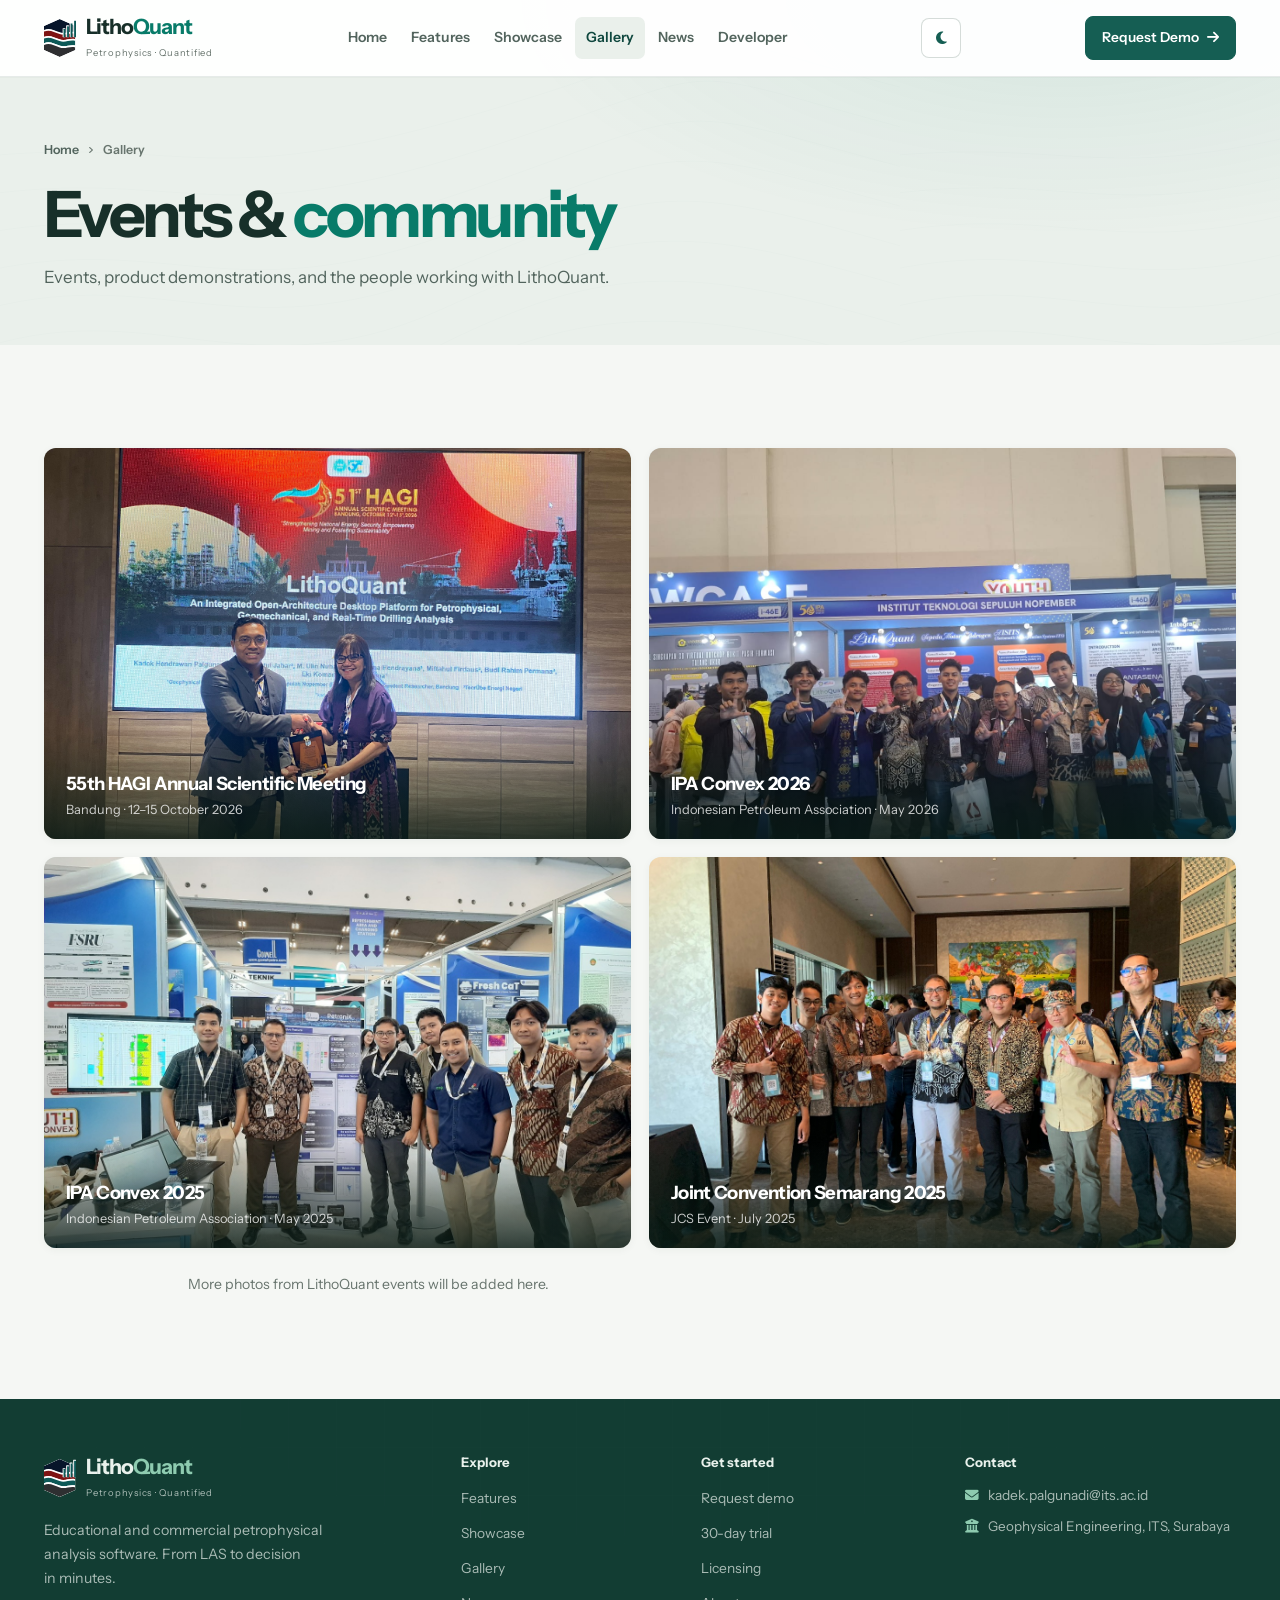
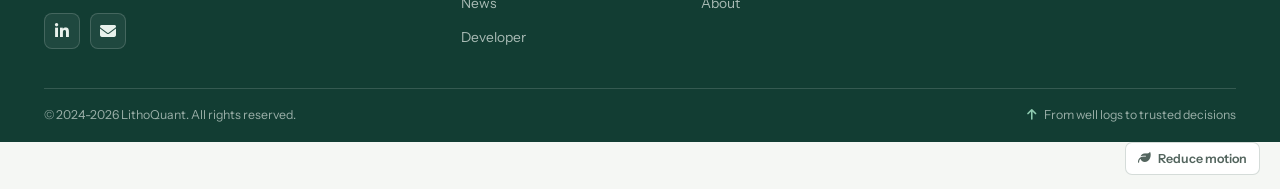
<file: gallery.html>
<!DOCTYPE html>
<html lang="en">
  <head>
    <meta charset="UTF-8" />
    <meta name="viewport" content="width=device-width, initial-scale=1.0" />
    <meta name="description" content="LithoQuant in the field - event gallery from IPA Convex 2026, IPA Convex 2025, and Joint Convention Semarang 2025." />
    <meta name="theme-color" content="#f5f7f4" />
    <title>Gallery - LithoQuant</title>
    <link rel="icon" type="image/svg+xml" href="assets/images/branding/icons.svg" />
    <link rel="preconnect" href="https://fonts.googleapis.com" />
    <link rel="preconnect" href="https://fonts.gstatic.com" crossorigin />
    <link
      rel="stylesheet"
      href="https://fonts.googleapis.com/css2?family=Instrument+Sans:wght@400;500;600;700;800&family=JetBrains+Mono:wght@400;500;700&display=swap"
    />
    <link
      rel="stylesheet"
      href="https://cdnjs.cloudflare.com/ajax/libs/font-awesome/6.4.0/css/all.min.css"
    />
    <link rel="stylesheet" href="assets/css/style.css?v=20261027-ui2" />
  </head>
  <body>
    <a class="skip-link" href="#main">Skip to content</a>

    <nav class="navbar" id="navbar" aria-label="Main navigation">
      <div class="container">
        <div class="nav-wrapper">
          <a class="logo" href="index.html" aria-label="LithoQuant home">
            <img class="logo-badge" src="assets/images/branding/icons.svg" alt="" />
            <span>
              <span class="logo-word">Litho<b>Quant</b></span>
              <span class="logo-tag">Petrophysics · Quantified</span>
            </span>
          </a>
          <ul class="nav-menu" id="nav-menu">
            <li><a href="index.html" class="nav-link">Home</a></li>
            <li><a href="index.html#features" class="nav-link">Features</a></li>
            <li><a href="index.html#showcase" class="nav-link">Showcase</a></li>
            <li><a href="gallery.html" class="nav-link active">Gallery</a></li>
            <li><a href="news.html" class="nav-link">News</a></li>
            <li><a href="developer.html" class="nav-link">Developer</a></li>
          </ul>
          <button type="button" class="theme-toggle-btn" aria-label="Switch to dark theme" aria-pressed="false">
            <i class="toggle-icon fas fa-moon" aria-hidden="true"></i> <span class="toggle-text">Dark</span>
          </button>
          <a href="index.html#download" class="navbar-cta">Request Demo <i class="fas fa-arrow-right"></i></a>
          <button class="hamburger" id="hamburger" aria-label="Toggle menu" aria-expanded="false" aria-controls="nav-menu">
            <span></span><span></span><span></span>
          </button>
        </div>
      </div>
    </nav>

    <main id="main">
      <section class="page-header">
        <div class="bg-contours" aria-hidden="true"></div>
        <div class="container">
          <span class="page-crumb">
            <a href="index.html">Home</a>
            <i class="fas fa-angle-right"></i>
            <span>Gallery</span>
          </span>
          <h1>Events &amp; <span style="color: var(--teal-bright)">community</span></h1>
          <p>Events, product demonstrations, and the people working with LithoQuant.</p>
        </div>
      </section>

      <section>
        <div class="container">
          <div class="gallery-grid">
            <figure class="gallery-item reveal" data-lightbox role="button" tabindex="0" aria-label="Open HAGI Annual Scientific Meeting photo">
              <img src="assets/images/gallery/PIT-Hagi-2026.jpeg" alt="LithoQuant presented at the 55th HAGI Annual Scientific Meeting in Bandung" loading="lazy" />
              <figcaption class="gallery-overlay">
                <span class="g-zoom"><i class="fas fa-expand"></i></span>
                <h3>55th HAGI Annual Scientific Meeting</h3>
                <p>Bandung · 12–15 October 2026</p>
              </figcaption>
            </figure>

            <figure class="gallery-item reveal" data-lightbox role="button" tabindex="0" aria-label="Open IPA Convex 2026 photo">
              <img src="assets/images/gallery/IPA-2026.png" alt="LithoQuant team at IPA Convex 2026" loading="lazy" />
              <figcaption class="gallery-overlay">
                <span class="g-zoom"><i class="fas fa-expand"></i></span>
                <h3>IPA Convex 2026</h3>
                <p>Indonesian Petroleum Association · May 2026</p>
              </figcaption>
            </figure>

            <figure class="gallery-item reveal" style="--d: 0.12s" data-lightbox role="button" tabindex="0" aria-label="Open IPA Convex 2025 photo">
              <img src="assets/images/gallery/ipa-2025.jpg" alt="LithoQuant team at IPA Convex 2025" loading="lazy" />
              <figcaption class="gallery-overlay">
                <span class="g-zoom"><i class="fas fa-expand"></i></span>
                <h3>IPA Convex 2025</h3>
                <p>Indonesian Petroleum Association · May 2025</p>
              </figcaption>
            </figure>

            <figure class="gallery-item reveal" style="--d: 0.24s" data-lightbox role="button" tabindex="0" aria-label="Open Joint Convention Semarang 2025 photo">
              <img src="assets/images/gallery/jcs-2025.jpg" alt="LithoQuant team at Joint Convention Semarang 2025" loading="lazy" />
              <figcaption class="gallery-overlay">
                <span class="g-zoom"><i class="fas fa-expand"></i></span>
                <h3>Joint Convention Semarang 2025</h3>
                <p>JCS Event · July 2025</p>
              </figcaption>
            </figure>
          </div>
          <p class="gallery-note">More photos from LithoQuant events will be added here.</p>
        </div>
      </section>
    </main>

    <footer class="footer">
      <div class="container">
        <div class="footer-content">
          <div class="footer-brand">
            <a class="logo" href="index.html" aria-label="LithoQuant home">
              <img class="logo-badge" src="assets/images/branding/icons.svg" alt="" />
              <span>
                <span class="logo-word">Litho<b>Quant</b></span>
                <span class="logo-tag">Petrophysics · Quantified</span>
              </span>
            </a>
            <p>Educational and commercial petrophysical analysis software. From LAS to decision in minutes.</p>
            <div class="social-links">
              <a href="#" target="_blank" rel="noopener" aria-label="LinkedIn"><i class="fab fa-linkedin-in"></i></a>
              <a href="mailto:kadek.palgunadi@its.ac.id" aria-label="Email"><i class="fas fa-envelope"></i></a>
            </div>
          </div>
          <div class="footer-section">
            <h4>Explore</h4>
            <ul>
              <li><a href="index.html#features">Features</a></li>
              <li><a href="index.html#showcase">Showcase</a></li>
              <li><a href="gallery.html">Gallery</a></li>
              <li><a href="news.html">News</a></li>
              <li><a href="developer.html">Developer</a></li>
            </ul>
          </div>
          <div class="footer-section">
            <h4>Get started</h4>
            <ul>
              <li><a href="mailto:kadek.palgunadi@its.ac.id?subject=Request Demo LithoQuant">Request demo</a></li>
              <li><a href="mailto:kadek.palgunadi@its.ac.id?subject=Request Trial LithoQuant">30-day trial</a></li>
              <li><a href="index.html#licensing">Licensing</a></li>
              <li><a href="index.html#about">About</a></li>
            </ul>
          </div>
          <div class="footer-section">
            <h4>Contact</h4>
            <ul class="footer-contact">
              <li>
                <i class="fas fa-envelope"></i>
                <a href="mailto:kadek.palgunadi@its.ac.id">kadek.palgunadi@its.ac.id</a>
              </li>
              <li>
                <i class="fas fa-university"></i>
                <span>Geophysical Engineering, ITS, Surabaya</span>
              </li>
            </ul>
          </div>
        </div>
        <div class="footer-bottom">
          <p>&copy; 2024-2026 LithoQuant. All rights reserved.</p>
          <span class="fb-tagline"><i class="fas fa-arrow-up"></i> From well logs to trusted decisions</span>
        </div>
      </div>
    </footer>

    <div id="lightbox" class="lightbox" aria-hidden="true" aria-modal="true" role="dialog" aria-label="Image preview">
      <button class="lightbox-close" aria-label="Close preview"><i class="fas fa-times"></i></button>
      <img alt="Preview" />
    </div>
    <button id="back-to-top" class="back-to-top" aria-label="Back to top"><i class="fas fa-arrow-up"></i></button>
    <div class="comfort-bar">
      <button id="comfort-toggle" class="comfort-btn" aria-pressed="false" aria-label="Reduce motion" title="Reduce motion">
        <i class="fas fa-leaf" aria-hidden="true"></i> <span>Reduce motion</span>
      </button>
    </div>

    <script src="assets/js/script.js?v=20261027-ui2"></script>
  </body>
</html>
</file>
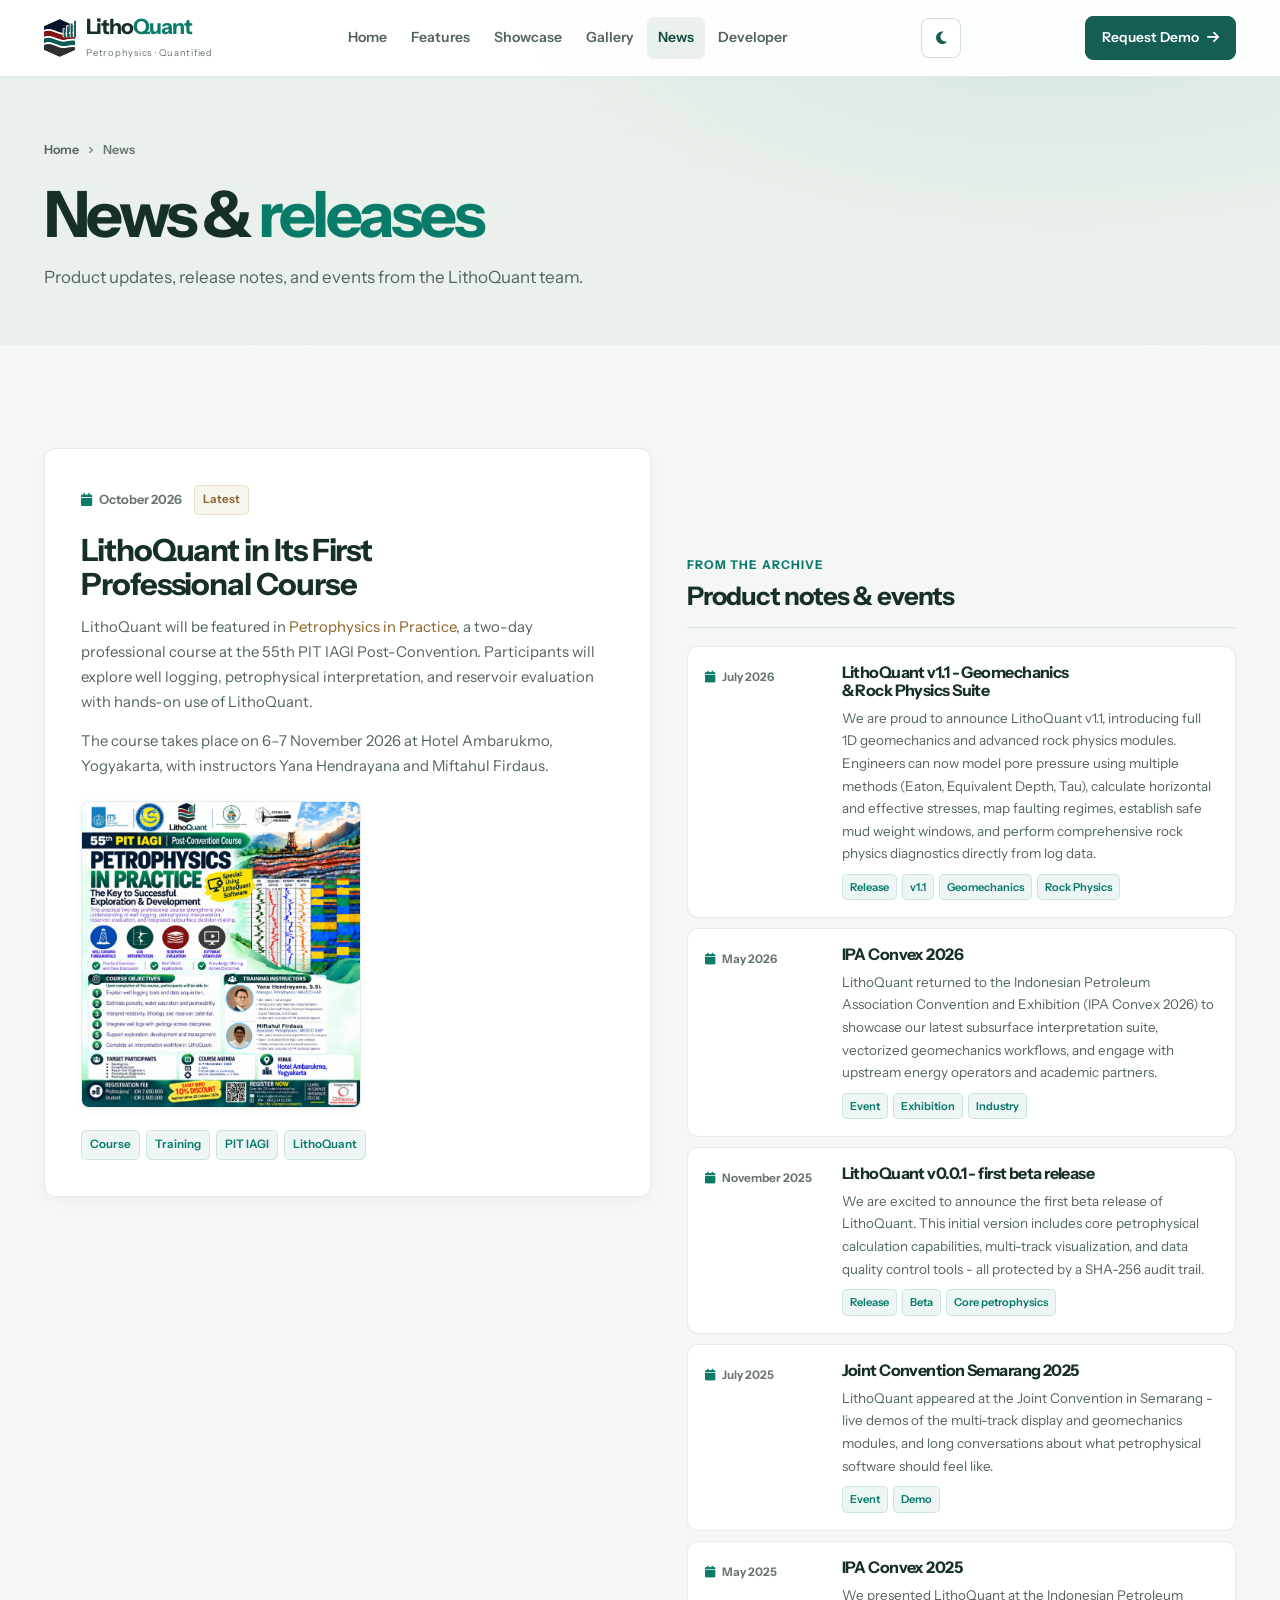
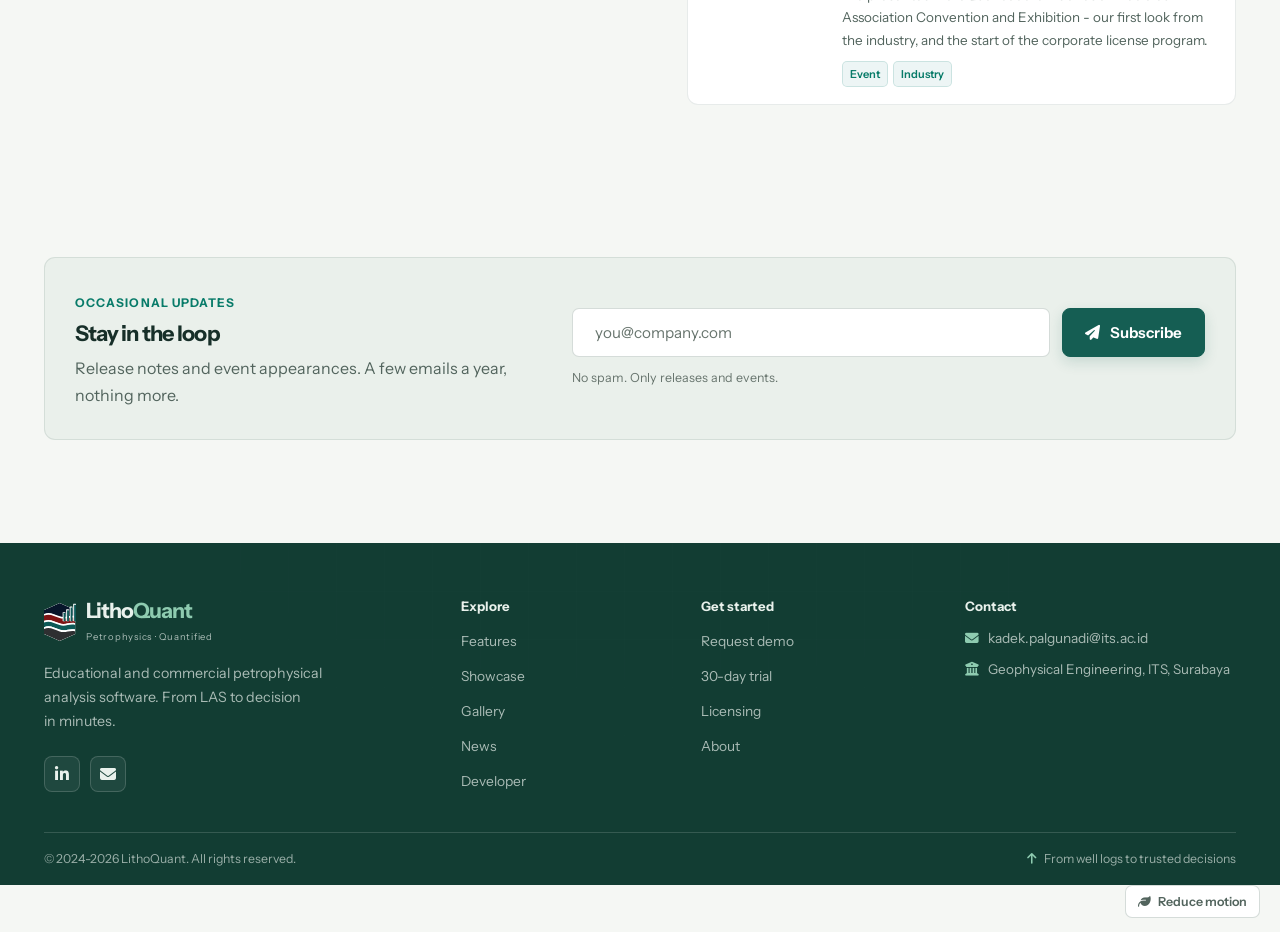
<file: news.html>
<!DOCTYPE html>
<html lang="en">
  <head>
    <meta charset="UTF-8" />
    <meta name="viewport" content="width=device-width, initial-scale=1.0" />
    <meta name="description" content="LithoQuant news - release notes, events, and announcements." />
    <meta name="theme-color" content="#f5f7f4" />
    <title>News - LithoQuant</title>
    <link rel="icon" type="image/svg+xml" href="assets/images/branding/icons.svg" />
    <link rel="preconnect" href="https://fonts.googleapis.com" />
    <link rel="preconnect" href="https://fonts.gstatic.com" crossorigin />
    <link
      rel="stylesheet"
      href="https://fonts.googleapis.com/css2?family=Instrument+Sans:wght@400;500;600;700;800&family=JetBrains+Mono:wght@400;500;700&display=swap"
    />
    <link
      rel="stylesheet"
      href="https://cdnjs.cloudflare.com/ajax/libs/font-awesome/6.4.0/css/all.min.css"
    />
    <link rel="stylesheet" href="assets/css/style.css?v=20261027-ui2" />
  </head>
  <body>
    <a class="skip-link" href="#main">Skip to content</a>

    <nav class="navbar" id="navbar" aria-label="Main navigation">
      <div class="container">
        <div class="nav-wrapper">
          <a class="logo" href="index.html" aria-label="LithoQuant home">
            <img class="logo-badge" src="assets/images/branding/icons.svg" alt="" />
            <span>
              <span class="logo-word">Litho<b>Quant</b></span>
              <span class="logo-tag">Petrophysics · Quantified</span>
            </span>
          </a>
          <ul class="nav-menu" id="nav-menu">
            <li><a href="index.html" class="nav-link">Home</a></li>
            <li><a href="index.html#features" class="nav-link">Features</a></li>
            <li><a href="index.html#showcase" class="nav-link">Showcase</a></li>
            <li><a href="gallery.html" class="nav-link">Gallery</a></li>
            <li><a href="news.html" class="nav-link active">News</a></li>
            <li><a href="developer.html" class="nav-link">Developer</a></li>
          </ul>
          <button type="button" class="theme-toggle-btn" aria-label="Switch to dark theme" aria-pressed="false">
            <i class="toggle-icon fas fa-moon" aria-hidden="true"></i> <span class="toggle-text">Dark</span>
          </button>
          <a href="index.html#download" class="navbar-cta">Request Demo <i class="fas fa-arrow-right"></i></a>
          <button class="hamburger" id="hamburger" aria-label="Toggle menu" aria-expanded="false" aria-controls="nav-menu">
            <span></span><span></span><span></span>
          </button>
        </div>
      </div>
    </nav>

    <main id="main">
      <section class="page-header">
        <div class="bg-contours" aria-hidden="true"></div>
        <div class="container">
          <span class="page-crumb">
            <a href="index.html">Home</a>
            <i class="fas fa-angle-right"></i>
            <span>News</span>
          </span>
          <h1>News &amp; <span style="color: var(--teal-bright)">releases</span></h1>
          <p>Product updates, release notes, and events from the LithoQuant team.</p>
        </div>
      </section>

      <section>
        <div class="container">
          <div class="news-layout">
            <article class="news-item news-featured latest reveal">
              <div class="news-meta">
                <span><i class="fas fa-calendar"></i> October 2026</span>
                <span class="tag sand">Latest</span>
              </div>
              <h3>LithoQuant in Its First Professional Course</h3>
              <p>
                LithoQuant will be featured in <em>Petrophysics in Practice</em>, a two-day
                professional course at the 55th PIT IAGI Post-Convention. Participants will
                explore well logging, petrophysical interpretation, and reservoir evaluation
                with hands-on use of LithoQuant.
              </p>
              <p>
                The course takes place on 6–7 November 2026 at Hotel Ambarukmo, Yogyakarta,
                with instructors Yana Hendrayana and Miftahul Firdaus.
              </p>
              <figure class="course-poster">
                <img src="assets/images/branding/First-Course-LQ.jpeg" alt="Poster for the 55th PIT IAGI Post-Convention Course, Petrophysics in Practice, featuring LithoQuant, 6–7 November 2026 in Yogyakarta" loading="lazy" />
              </figure>
              <div class="tag-row">
                <span class="tag">Course</span>
                <span class="tag">Training</span>
                <span class="tag">PIT IAGI</span>
                <span class="tag">LithoQuant</span>
              </div>
            </article>

            <section class="news-archive" aria-labelledby="news-archive-title">
              <div class="news-archive-heading">
                <span>From the archive</span>
                <h2 id="news-archive-title">Product notes &amp; events</h2>
              </div>
              <div class="timeline">
            <article class="news-item reveal">
              <div class="news-meta">
                <span><i class="fas fa-calendar"></i> July 2026</span>
              </div>
              <h3>LithoQuant v1.1 - Geomechanics &amp; Rock Physics Suite</h3>
              <p>
                We are proud to announce LithoQuant v1.1, introducing full 1D geomechanics
                and advanced rock physics modules. Engineers can now model pore pressure
                using multiple methods (Eaton, Equivalent Depth, Tau), calculate horizontal
                and effective stresses, map faulting regimes, establish safe mud weight windows,
                and perform comprehensive rock physics diagnostics directly from log data.
              </p>
              <div class="tag-row">
                <span class="tag">Release</span>
                <span class="tag">v1.1</span>
                <span class="tag">Geomechanics</span>
                <span class="tag">Rock Physics</span>
              </div>
            </article>

            <article class="news-item reveal">
              <div class="news-meta">
                <span><i class="fas fa-calendar"></i> May 2026</span>
              </div>
              <h3>IPA Convex 2026</h3>
              <p>
                LithoQuant returned to the Indonesian Petroleum Association Convention
                and Exhibition (IPA Convex 2026) to showcase our latest subsurface
                interpretation suite, vectorized geomechanics workflows, and engage
                with upstream energy operators and academic partners.
              </p>
              <div class="tag-row">
                <span class="tag">Event</span>
                <span class="tag">Exhibition</span>
                <span class="tag">Industry</span>
              </div>
            </article>

            <article class="news-item reveal">
              <div class="news-meta">
                <span><i class="fas fa-calendar"></i> November 2025</span>
              </div>
              <h3>LithoQuant v0.0.1 - first beta release</h3>
              <p>
                We are excited to announce the first beta release of LithoQuant. This initial
                version includes core petrophysical calculation capabilities, multi-track
                visualization, and data quality control tools - all protected by a SHA-256
                audit trail.
              </p>
              <div class="tag-row">
                <span class="tag">Release</span>
                <span class="tag">Beta</span>
                <span class="tag">Core petrophysics</span>
              </div>
            </article>

            <article class="news-item reveal">
              <div class="news-meta">
                <span><i class="fas fa-calendar"></i> July 2025</span>
              </div>
              <h3>Joint Convention Semarang 2025</h3>
              <p>
                LithoQuant appeared at the Joint Convention in Semarang - live demos of the
                multi-track display and geomechanics modules, and long conversations about
                what petrophysical software should feel like.
              </p>
              <div class="tag-row">
                <span class="tag">Event</span>
                <span class="tag">Demo</span>
              </div>
            </article>

            <article class="news-item reveal">
              <div class="news-meta">
                <span><i class="fas fa-calendar"></i> May 2025</span>
              </div>
              <h3>IPA Convex 2025</h3>
              <p>
                We presented LithoQuant at the Indonesian Petroleum Association Convention
                and Exhibition - our first look from the industry, and the start of the
                corporate license program.
              </p>
              <div class="tag-row">
                <span class="tag">Event</span>
                <span class="tag">Industry</span>
              </div>
            </article>
              </div>
            </section>

            <div class="newsletter reveal">
              <div>
                <span class="newsletter-kicker">Occasional updates</span>
                <h3>Stay in the loop</h3>
                <p>Release notes and event appearances. A few emails a year, nothing more.</p>
              </div>
              <div class="newsletter-signup">
                <form class="newsletter-form">
                  <input type="email" placeholder="you@company.com" required aria-label="Email address" />
                  <button type="submit" class="btn btn-primary">
                    <i class="fas fa-paper-plane"></i> Subscribe
                  </button>
                </form>
                <p class="newsletter-note">No spam. Only releases and events.</p>
              </div>
            </div>
          </div>
        </div>
      </section>
    </main>

    <footer class="footer">
      <div class="container">
        <div class="footer-content">
          <div class="footer-brand">
            <a class="logo" href="index.html" aria-label="LithoQuant home">
              <img class="logo-badge" src="assets/images/branding/icons.svg" alt="" />
              <span>
                <span class="logo-word">Litho<b>Quant</b></span>
                <span class="logo-tag">Petrophysics · Quantified</span>
              </span>
            </a>
            <p>Educational and commercial petrophysical analysis software. From LAS to decision in minutes.</p>
            <div class="social-links">
              <a href="#" target="_blank" rel="noopener" aria-label="LinkedIn"><i class="fab fa-linkedin-in"></i></a>
              <a href="mailto:kadek.palgunadi@its.ac.id" aria-label="Email"><i class="fas fa-envelope"></i></a>
            </div>
          </div>
          <div class="footer-section">
            <h4>Explore</h4>
            <ul>
              <li><a href="index.html#features">Features</a></li>
              <li><a href="index.html#showcase">Showcase</a></li>
              <li><a href="gallery.html">Gallery</a></li>
              <li><a href="news.html">News</a></li>
              <li><a href="developer.html">Developer</a></li>
            </ul>
          </div>
          <div class="footer-section">
            <h4>Get started</h4>
            <ul>
              <li><a href="mailto:kadek.palgunadi@its.ac.id?subject=Request Demo LithoQuant">Request demo</a></li>
              <li><a href="mailto:kadek.palgunadi@its.ac.id?subject=Request Trial LithoQuant">30-day trial</a></li>
              <li><a href="index.html#licensing">Licensing</a></li>
              <li><a href="index.html#about">About</a></li>
            </ul>
          </div>
          <div class="footer-section">
            <h4>Contact</h4>
            <ul class="footer-contact">
              <li>
                <i class="fas fa-envelope"></i>
                <a href="mailto:kadek.palgunadi@its.ac.id">kadek.palgunadi@its.ac.id</a>
              </li>
              <li>
                <i class="fas fa-university"></i>
                <span>Geophysical Engineering, ITS, Surabaya</span>
              </li>
            </ul>
          </div>
        </div>
        <div class="footer-bottom">
          <p>&copy; 2024-2026 LithoQuant. All rights reserved.</p>
          <span class="fb-tagline"><i class="fas fa-arrow-up"></i> From well logs to trusted decisions</span>
        </div>
      </div>
    </footer>

    <button id="back-to-top" class="back-to-top" aria-label="Back to top"><i class="fas fa-arrow-up"></i></button>
    <div class="comfort-bar">
      <button id="comfort-toggle" class="comfort-btn" aria-pressed="false" aria-label="Reduce motion" title="Reduce motion">
        <i class="fas fa-leaf" aria-hidden="true"></i> <span>Reduce motion</span>
      </button>
    </div>

    <script src="assets/js/script.js?v=20261027-ui2"></script>
  </body>
</html>
</file>
<file: assets/css/style.css>
/* ============================================================
   LithoQuant - Main Stylesheet
   Theme: Professional light with an optional dark presentation.
   Edit modules instead of this file.
   ============================================================ */

@import url("base/variables.css");
@import url("base/base.css");
@import url("components/navbar.css");
@import url("components/footer.css");
@import url("layout/hero.css");
@import url("layout/sections.css");
@import url("pages/pages.css");
@import url("themes/modern.css");
@import url("themes/dark.css");
</file>
